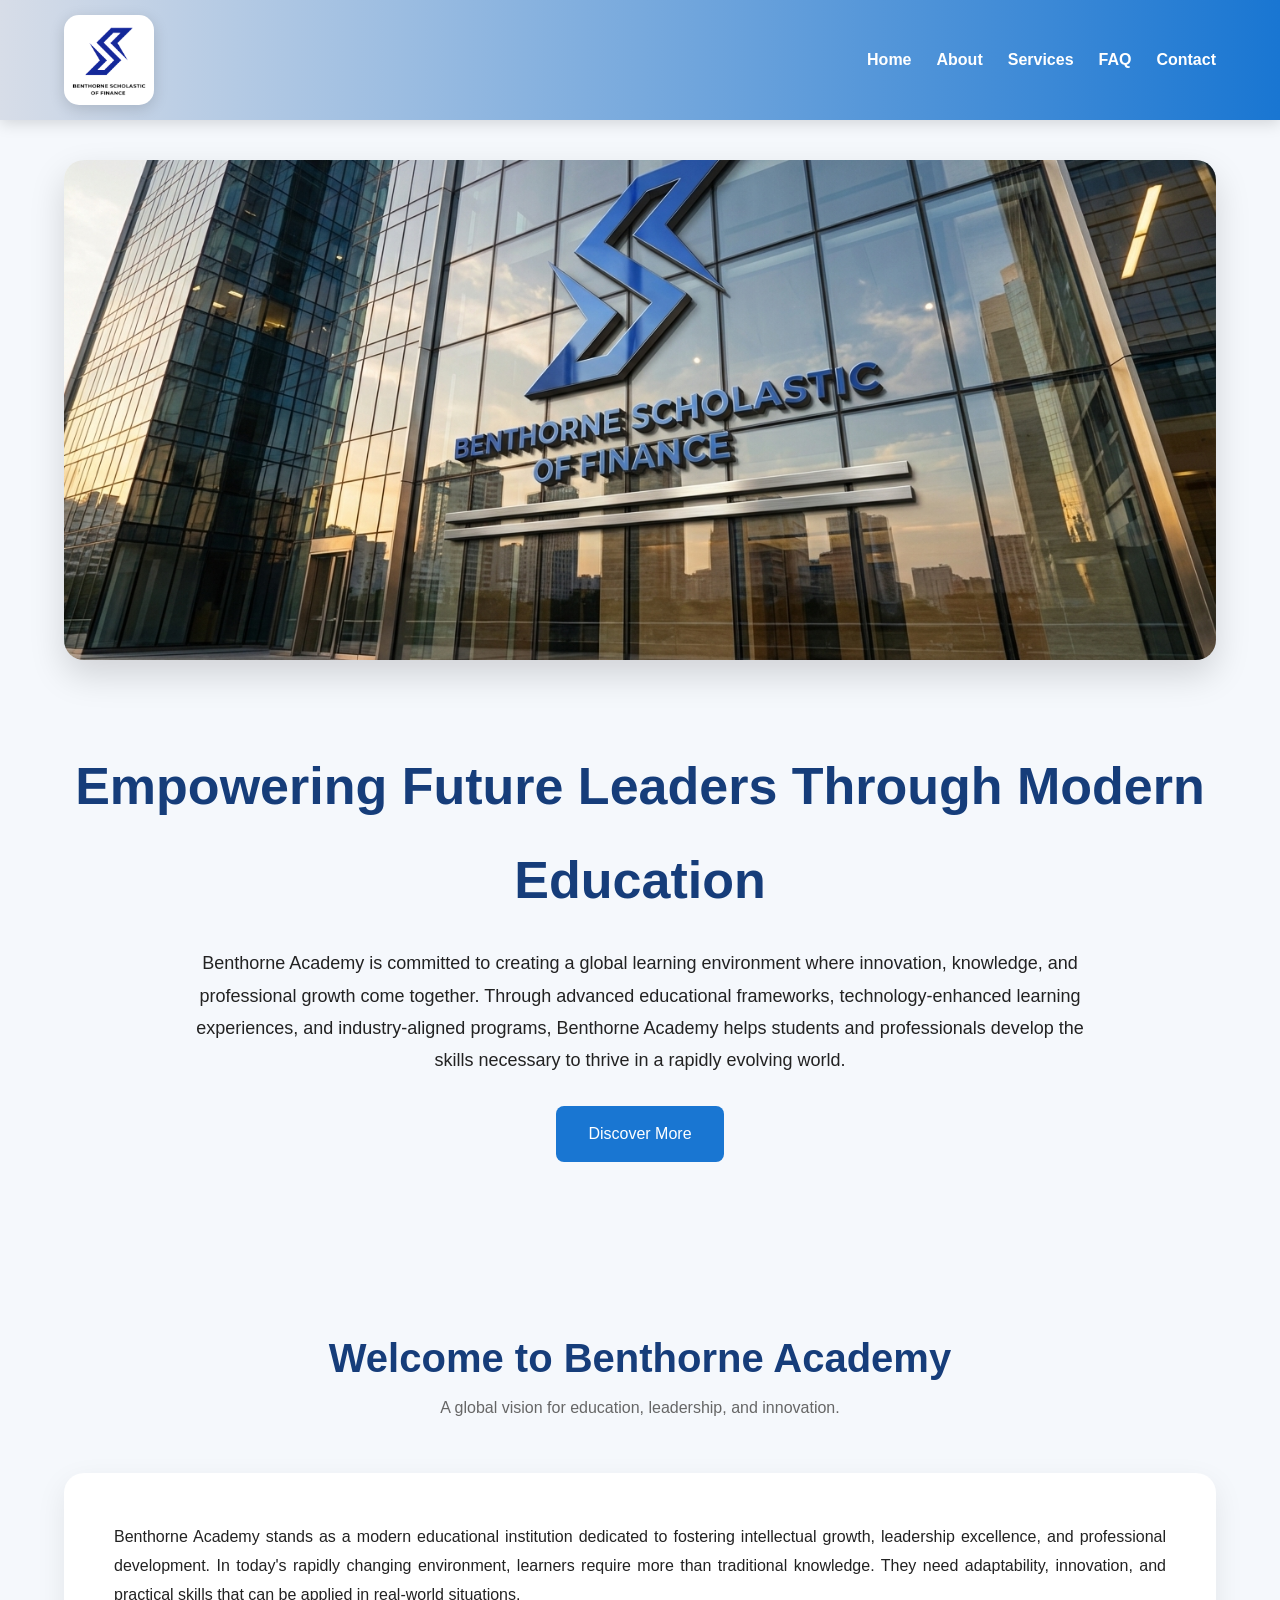
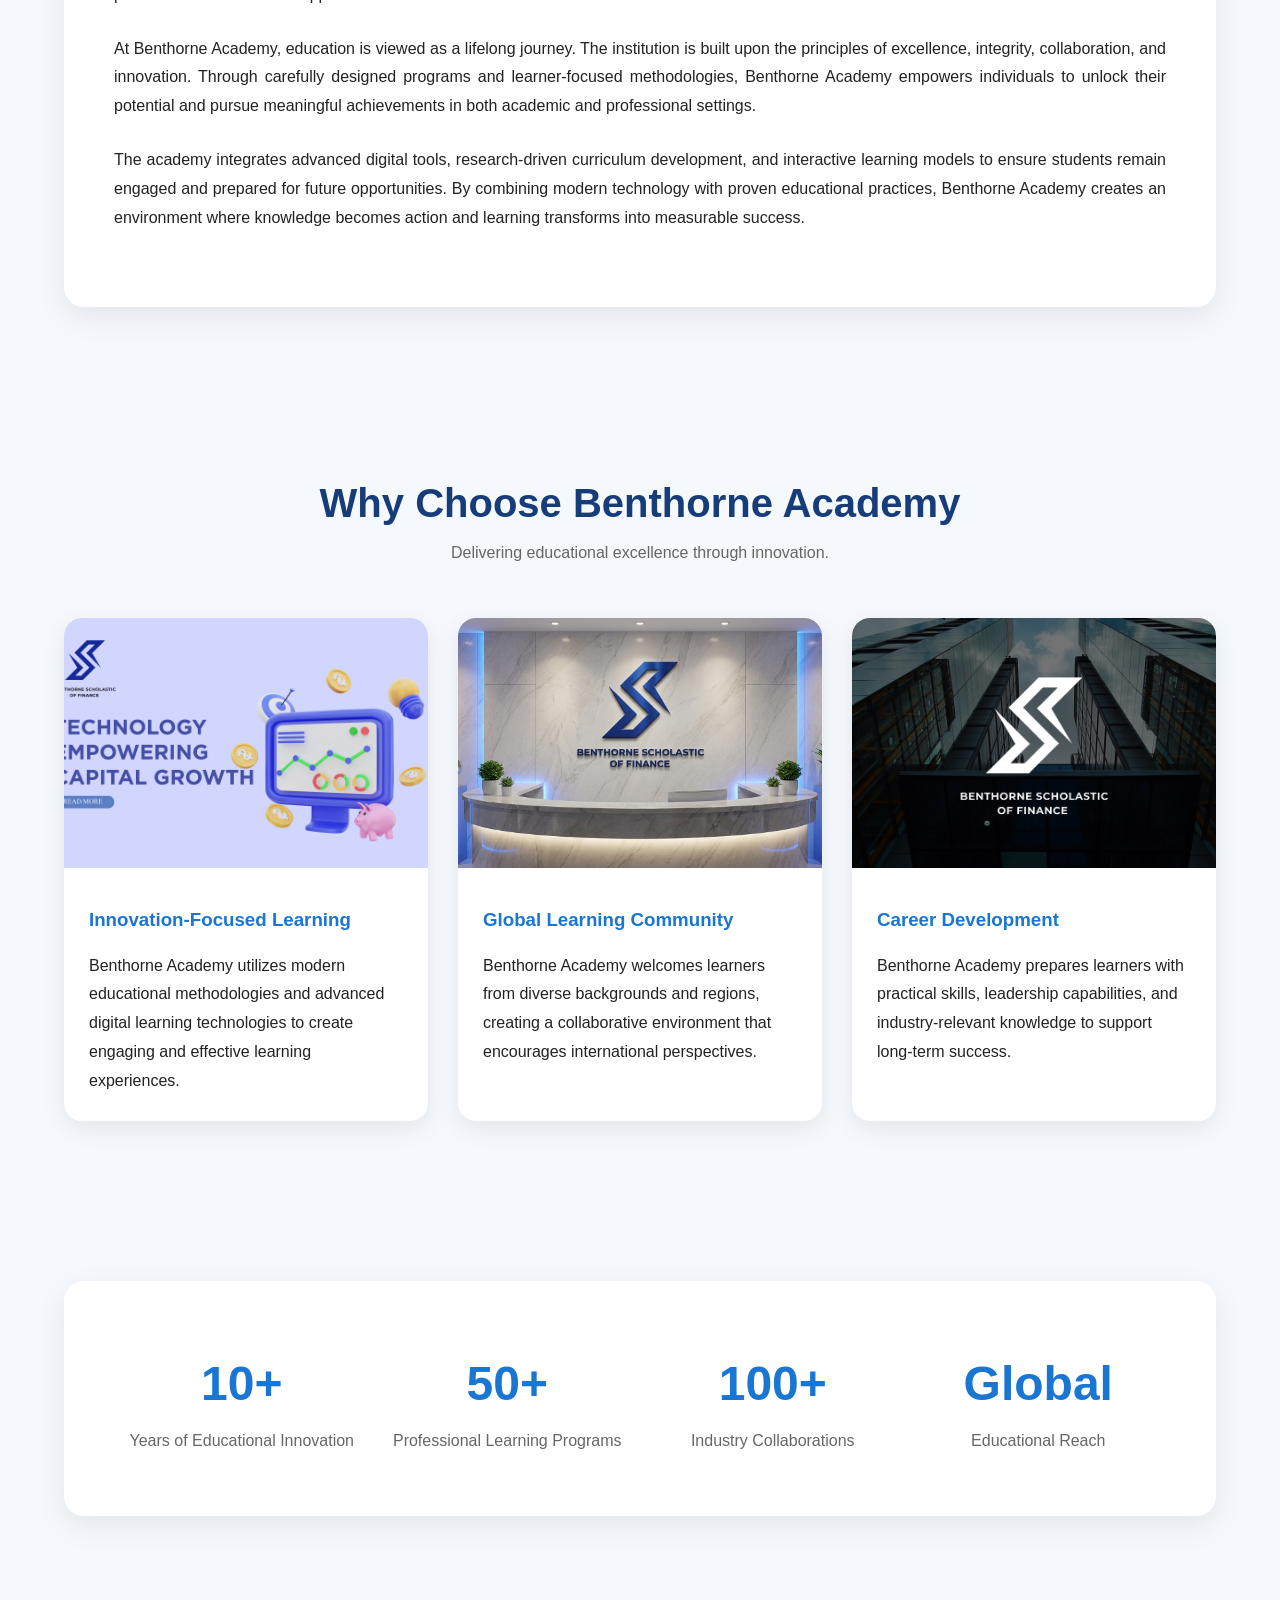
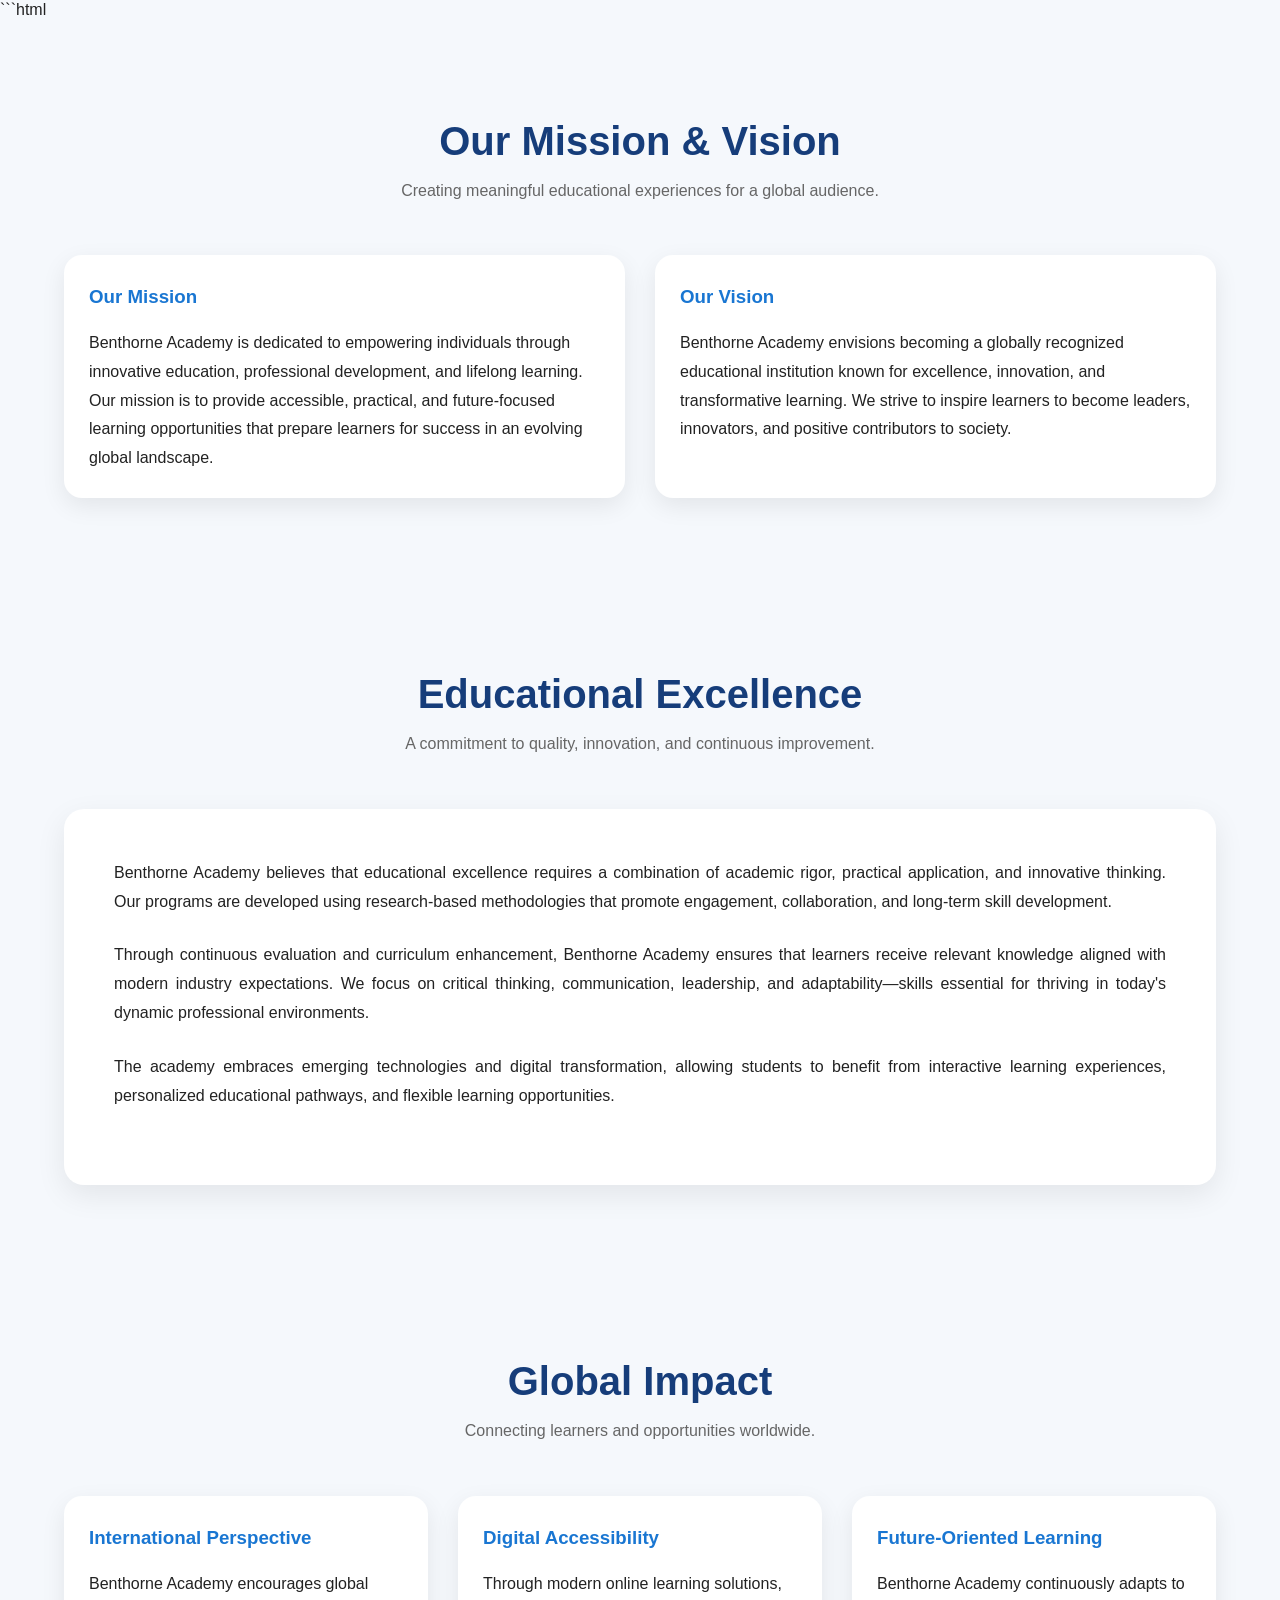
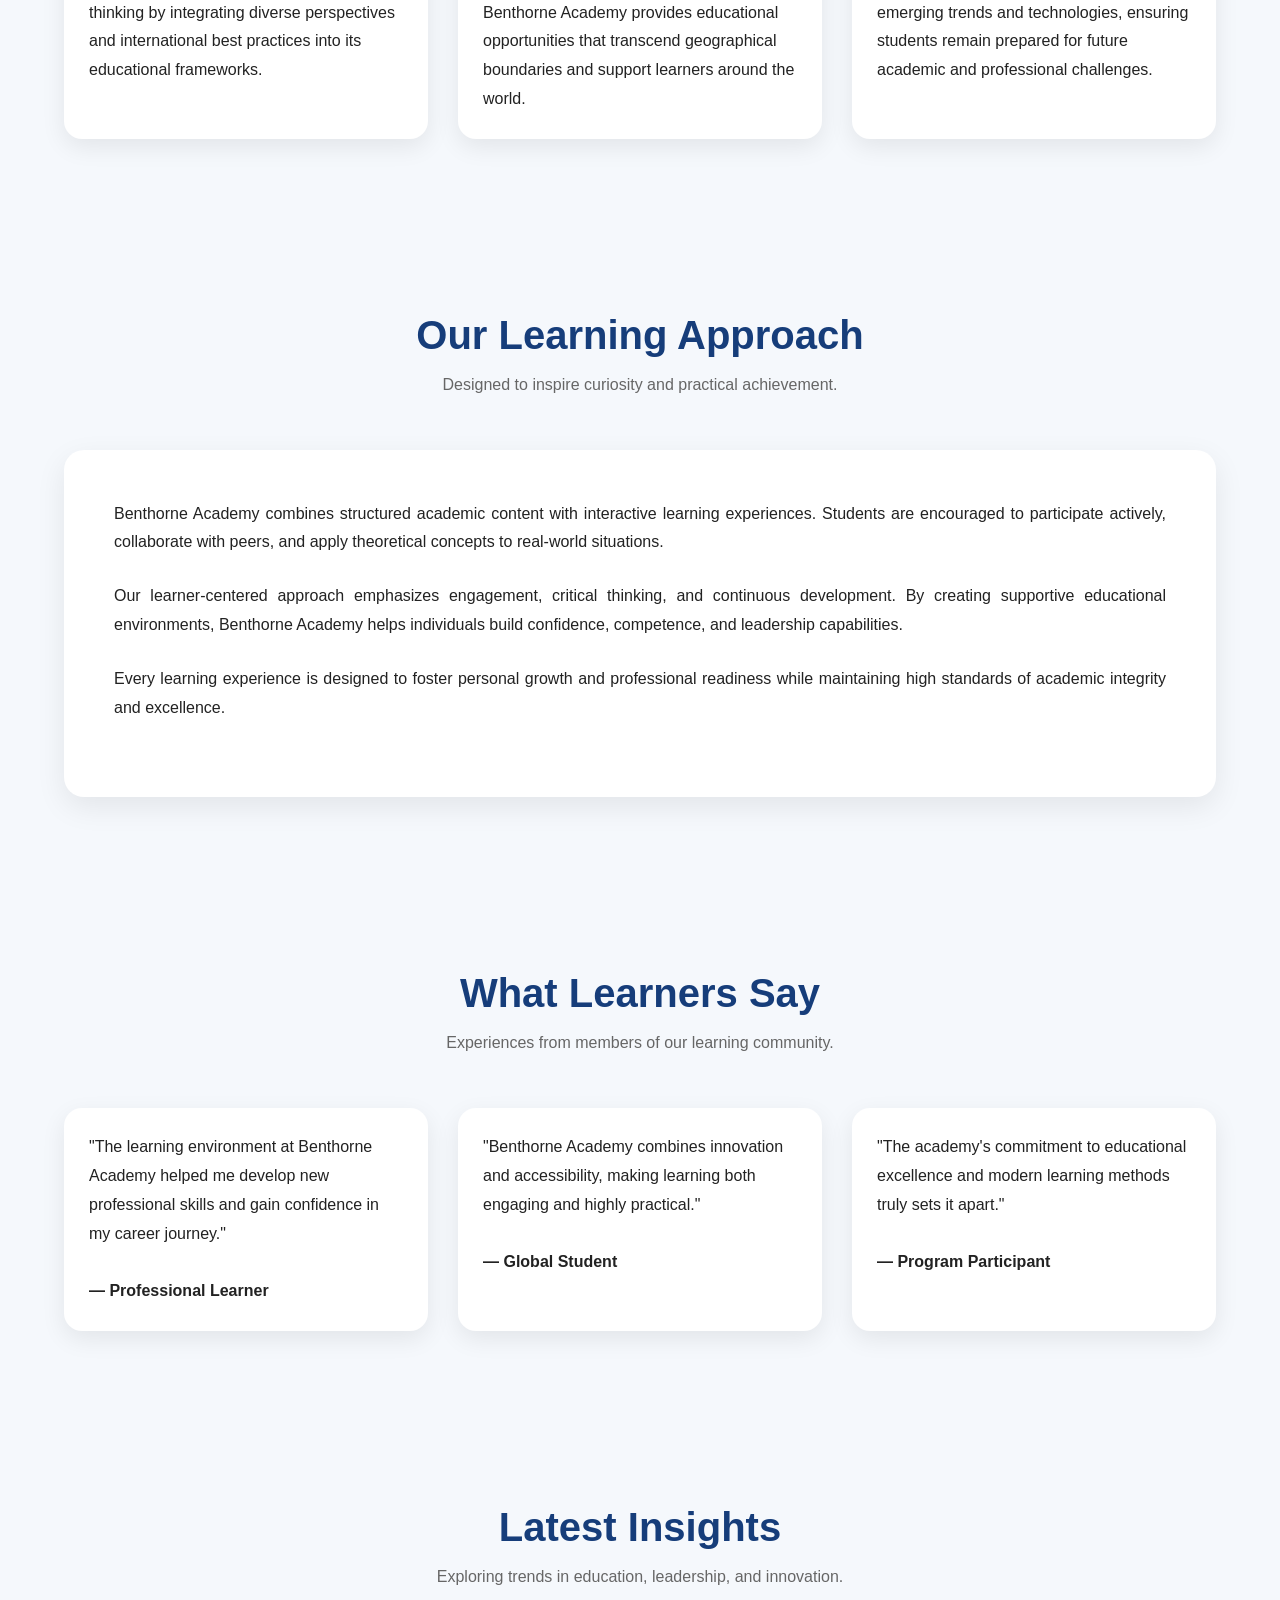
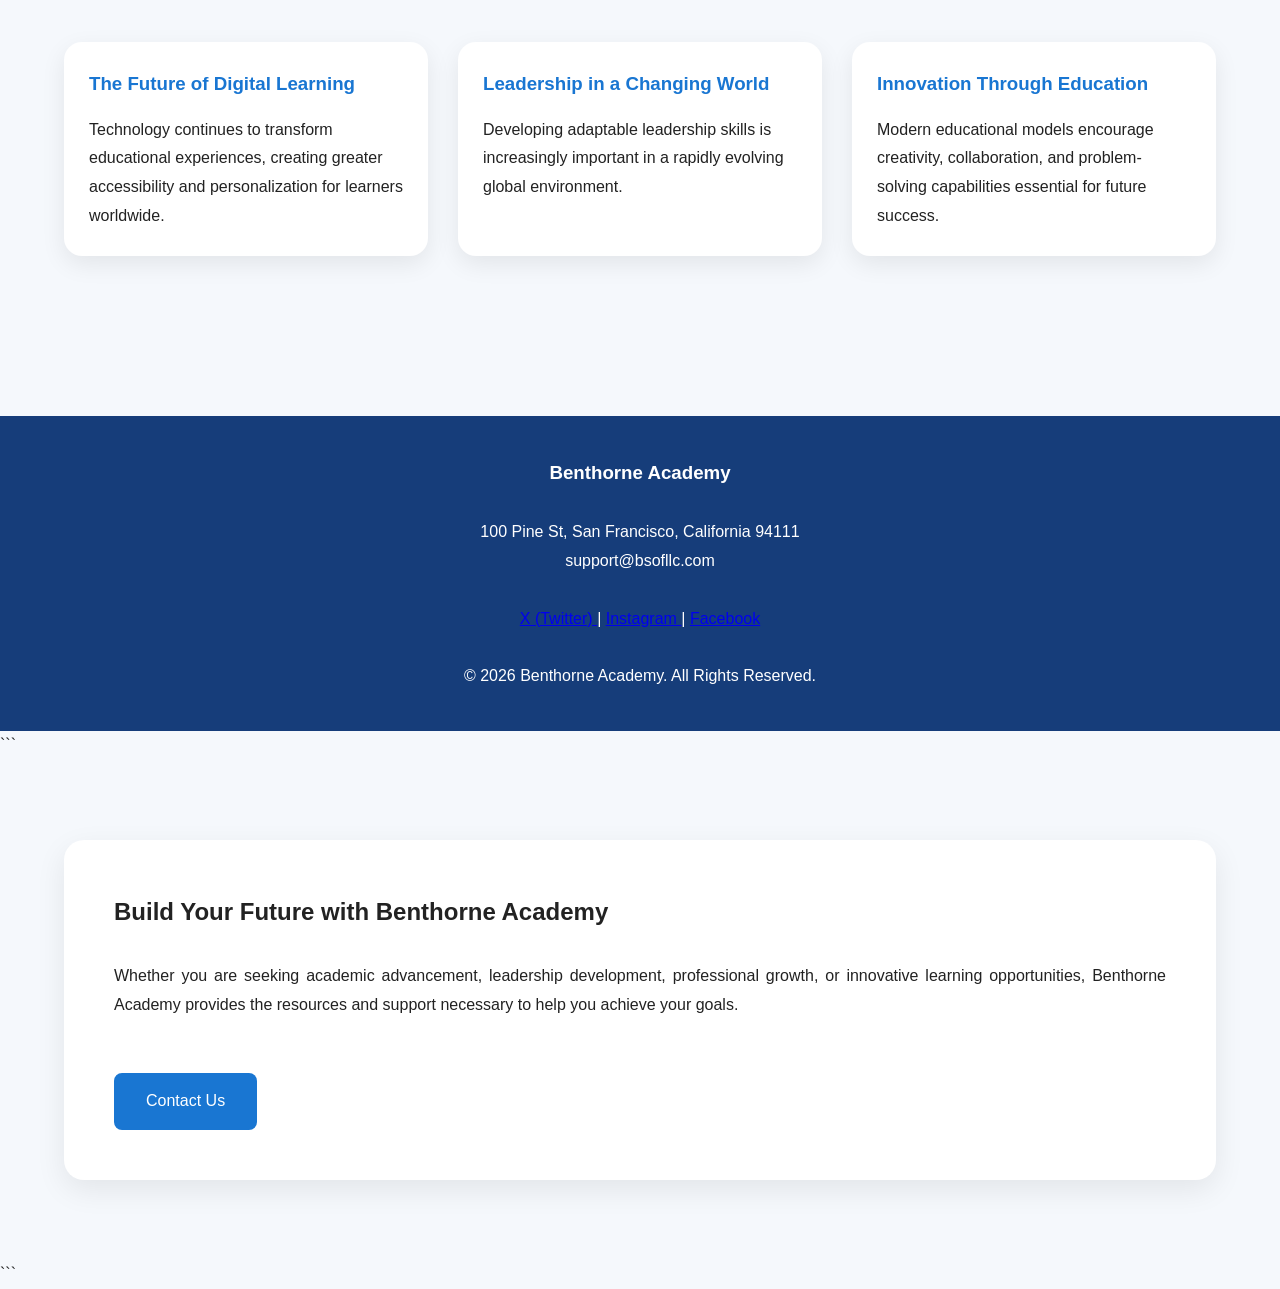
<file: index.html>
<!DOCTYPE html>
<html lang="en">

<head>
  <meta name="google-site-verification" content="nHvE6LwZq6nkM4VspaLqst0hn201OmFECfwQTa44I-0" />
<meta charset="UTF-8">
<meta name="viewport" content="width=device-width, initial-scale=1.0">

<title>Benthorne Academy | Official Website</title>

<meta name="description"
content="Benthorne Academy is a forward-thinking educational institution dedicated to innovation, leadership development, and modern learning solutions.">

<link rel="stylesheet" href="css/style.css">

</head>

<body>

<header>
<div class="container">

<div class="header-inner">

<div class="logo-box">
<img src="images/logo.png" alt="Benthorne Academy">
</div>

<nav>

<a href="index.html">Home</a>

<a href="about.html">About</a>

<a href="service.html">Services</a>

<a href="faq.html">FAQ</a>

<a href="contact.html">Contact</a>

</nav>

</div>

</div>
</header>


<!-- HERO BANNER -->

<section class="container">

<div class="banner reveal">

<img src="images/home-banner.jpg"
alt="Benthorne Academy Headquarters">

</div>

</section>


<!-- HERO CONTENT -->

<section class="hero reveal">

<div class="container">

<h1>
Empowering Future Leaders Through Modern Education
</h1>

<p>

Benthorne Academy is committed to creating a global learning environment where innovation,
knowledge, and professional growth come together. Through advanced educational frameworks,
technology-enhanced learning experiences, and industry-aligned programs, Benthorne Academy
helps students and professionals develop the skills necessary to thrive in a rapidly evolving world.

</p>

<br>

<a href="about.html" class="btn">
Discover More
</a>

</div>

</section>


<!-- WELCOME SECTION -->

<section class="section reveal">

<div class="container">

<div class="section-title">

<h2>
Welcome to Benthorne Academy
</h2>

<p>
A global vision for education, leadership, and innovation.
</p>

</div>

<div class="content-box">

<p>

Benthorne Academy stands as a modern educational institution dedicated to fostering intellectual
growth, leadership excellence, and professional development. In today's rapidly changing
environment, learners require more than traditional knowledge. They need adaptability,
innovation, and practical skills that can be applied in real-world situations.

</p>

<p>

At Benthorne Academy, education is viewed as a lifelong journey. The institution is built upon
the principles of excellence, integrity, collaboration, and innovation. Through carefully
designed programs and learner-focused methodologies, Benthorne Academy empowers individuals
to unlock their potential and pursue meaningful achievements in both academic and professional
settings.

</p>

<p>

The academy integrates advanced digital tools, research-driven curriculum development,
and interactive learning models to ensure students remain engaged and prepared for future
opportunities. By combining modern technology with proven educational practices,
Benthorne Academy creates an environment where knowledge becomes action and learning
transforms into measurable success.

</p>

</div>

</div>

</section>


<!-- ADVANTAGES -->

<section class="section reveal">

<div class="container">

<div class="section-title">

<h2>
Why Choose Benthorne Academy
</h2>

<p>
Delivering educational excellence through innovation.
</p>

</div>

<div class="grid">

<div class="card">

<img src="images/home-1.jpg"
alt="Innovation">

<div class="card-content">

<h3>
Innovation-Focused Learning
</h3>

<p>

Benthorne Academy utilizes modern educational methodologies and advanced digital
learning technologies to create engaging and effective learning experiences.

</p>

</div>

</div>


<div class="card">

<img src="images/home-2.jpg"
alt="Global Education">

<div class="card-content">

<h3>
Global Learning Community
</h3>

<p>

Benthorne Academy welcomes learners from diverse backgrounds and regions,
creating a collaborative environment that encourages international perspectives.

</p>

</div>

</div>


<div class="card">

<img src="images/home-3.jpg"
alt="Professional Growth">

<div class="card-content">

<h3>
Career Development
</h3>

<p>

Benthorne Academy prepares learners with practical skills, leadership
capabilities, and industry-relevant knowledge to support long-term success.

</p>

</div>

</div>

</div>

</div>

</section>


<!-- STATISTICS -->

<section class="section reveal">

<div class="container">

<div class="stats">

<div class="stats-grid">

<div>

<div class="stat-number">
10+
</div>

<div class="stat-label">
Years of Educational Innovation
</div>

</div>

<div>

<div class="stat-number">
50+
</div>

<div class="stat-label">
Professional Learning Programs
</div>

</div>

<div>

<div class="stat-number">
100+
</div>

<div class="stat-label">
Industry Collaborations
</div>

</div>

<div>

<div class="stat-number">
Global
</div>

<div class="stat-label">
Educational Reach
</div>

</div>

</div>

</div>

</div>

</section>

```html

<!-- MISSION & VISION -->

<section class="section reveal">

<div class="container">

<div class="section-title">

<h2>
Our Mission & Vision
</h2>

<p>
Creating meaningful educational experiences for a global audience.
</p>

</div>

<div class="grid">

<div class="card">

<div class="card-content">

<h3>
Our Mission
</h3>

<p>

Benthorne Academy is dedicated to empowering individuals through
innovative education, professional development, and lifelong learning.
Our mission is to provide accessible, practical, and future-focused
learning opportunities that prepare learners for success in an evolving
global landscape.

</p>

</div>

</div>

<div class="card">

<div class="card-content">

<h3>
Our Vision
</h3>

<p>

Benthorne Academy envisions becoming a globally recognized educational
institution known for excellence, innovation, and transformative learning.
We strive to inspire learners to become leaders, innovators, and positive
contributors to society.

</p>

</div>

</div>

</div>

</div>

</section>



<!-- EDUCATIONAL EXCELLENCE -->

<section class="section reveal">

<div class="container">

<div class="section-title">

<h2>
Educational Excellence
</h2>

<p>
A commitment to quality, innovation, and continuous improvement.
</p>

</div>

<div class="content-box">

<p>

Benthorne Academy believes that educational excellence requires a
combination of academic rigor, practical application, and innovative
thinking. Our programs are developed using research-based methodologies
that promote engagement, collaboration, and long-term skill development.

</p>

<p>

Through continuous evaluation and curriculum enhancement, Benthorne Academy
ensures that learners receive relevant knowledge aligned with modern
industry expectations. We focus on critical thinking, communication,
leadership, and adaptability—skills essential for thriving in today's
dynamic professional environments.

</p>

<p>

The academy embraces emerging technologies and digital transformation,
allowing students to benefit from interactive learning experiences,
personalized educational pathways, and flexible learning opportunities.

</p>

</div>

</div>

</section>



<!-- GLOBAL IMPACT -->

<section class="section reveal">

<div class="container">

<div class="section-title">

<h2>
Global Impact
</h2>

<p>
Connecting learners and opportunities worldwide.
</p>

</div>

<div class="grid">

<div class="card">

<div class="card-content">

<h3>
International Perspective
</h3>

<p>

Benthorne Academy encourages global thinking by integrating diverse
perspectives and international best practices into its educational
frameworks.

</p>

</div>

</div>

<div class="card">

<div class="card-content">

<h3>
Digital Accessibility
</h3>

<p>

Through modern online learning solutions, Benthorne Academy provides
educational opportunities that transcend geographical boundaries and
support learners around the world.

</p>

</div>

</div>

<div class="card">

<div class="card-content">

<h3>
Future-Oriented Learning
</h3>

<p>

Benthorne Academy continuously adapts to emerging trends and technologies,
ensuring students remain prepared for future academic and professional
challenges.

</p>

</div>

</div>

</div>

</div>

</section>



<!-- LEARNING APPROACH -->

<section class="section reveal">

<div class="container">

<div class="section-title">

<h2>
Our Learning Approach
</h2>

<p>
Designed to inspire curiosity and practical achievement.
</p>

</div>

<div class="content-box">

<p>

Benthorne Academy combines structured academic content with interactive
learning experiences. Students are encouraged to participate actively,
collaborate with peers, and apply theoretical concepts to real-world
situations.

</p>

<p>

Our learner-centered approach emphasizes engagement, critical thinking,
and continuous development. By creating supportive educational
environments, Benthorne Academy helps individuals build confidence,
competence, and leadership capabilities.

</p>

<p>

Every learning experience is designed to foster personal growth and
professional readiness while maintaining high standards of academic
integrity and excellence.

</p>

</div>

</div>

</section>



<!-- TESTIMONIAL SECTION -->

<section class="section reveal">

<div class="container">

<div class="section-title">

<h2>
What Learners Say
</h2>

<p>
Experiences from members of our learning community.
</p>

</div>

<div class="grid">

<div class="card">

<div class="card-content">

<p>

"The learning environment at Benthorne Academy helped me develop new
professional skills and gain confidence in my career journey."

</p>

<br>

<strong>
— Professional Learner
</strong>

</div>

</div>

<div class="card">

<div class="card-content">

<p>

"Benthorne Academy combines innovation and accessibility, making learning
both engaging and highly practical."

</p>

<br>

<strong>
— Global Student
</strong>

</div>

</div>

<div class="card">

<div class="card-content">

<p>

"The academy's commitment to educational excellence and modern learning
methods truly sets it apart."

</p>

<br>

<strong>
— Program Participant
</strong>

</div>

</div>

</div>

</div>

</section>



<!-- INSIGHTS SECTION -->

<section class="section reveal">

<div class="container">

<div class="section-title">

<h2>
Latest Insights
</h2>

<p>
Exploring trends in education, leadership, and innovation.
</p>

</div>

<div class="grid">

<div class="card">

<div class="card-content">

<h3>
The Future of Digital Learning
</h3>

<p>

Technology continues to transform educational experiences, creating
greater accessibility and personalization for learners worldwide.

</p>

</div>

</div>

<div class="card">

<div class="card-content">

<h3>
Leadership in a Changing World
</h3>

<p>

Developing adaptable leadership skills is increasingly important in a
rapidly evolving global environment.

</p>

</div>

</div>

<div class="card">

<div class="card-content">

<h3>
Innovation Through Education
</h3>

<p>

Modern educational models encourage creativity, collaboration, and
problem-solving capabilities essential for future success.

</p>

</div>

</div>

</div>

</div>

</section>



<!-- FOOTER -->

<footer>

<div class="container">

<h3>
Benthorne Academy
</h3>

<br>

<p>
100 Pine St, San Francisco, California 94111
</p>

<p>
support@bsofllc.com
</p>

<br>

<p>

<a href="https://x.com/BenthorneNEWS" target="_blank">
X (Twitter)
</a>

|

<a href="https://www.instagram.com/benthorneacademy/" target="_blank">
Instagram
</a>

|

<a href="https://www.facebook.com/profile.php?id=61589643623777" target="_blank">
Facebook
</a>

</p>

<br>

<p>
© 2026 Benthorne Academy. All Rights Reserved.
</p>

</div>

</footer>



<!-- BACK TO TOP -->

<button id="topBtn" title="Back to Top">
↑
</button>



<!-- SCROLL REVEAL -->

<script>

function reveal(){

var reveals=document.querySelectorAll(".reveal");

for(var i=0;i<reveals.length;i++){

var windowHeight=window.innerHeight;

var elementTop=reveals[i].getBoundingClientRect().top;

var elementVisible=100;

if(elementTop < windowHeight - elementVisible){

reveals[i].classList.add("active");

}

}

}

window.addEventListener("scroll",reveal);

reveal();

</script>



<!-- BACK TO TOP JS -->

<script>

let topBtn=document.getElementById("topBtn");

window.onscroll=function(){

if(document.body.scrollTop>300 ||
document.documentElement.scrollTop>300){

topBtn.style.display="block";

}else{

topBtn.style.display="none";

}

};

topBtn.onclick=function(){

window.scrollTo({
top:0,
behavior:'smooth'
});

};

</script>

</body>
</html>
```

  
<!-- CALL TO ACTION -->

<section class="section reveal">

<div class="container">

<div class="content-box">

<h2>
Build Your Future with Benthorne Academy
</h2>

<br>

<p>

Whether you are seeking academic advancement, leadership development,
professional growth, or innovative learning opportunities, Benthorne Academy
provides the resources and support necessary to help you achieve your goals.

</p>

<br>

<a href="contact.html" class="btn">
Contact Us
</a>

</div>

</div>

</section>
```
</file>
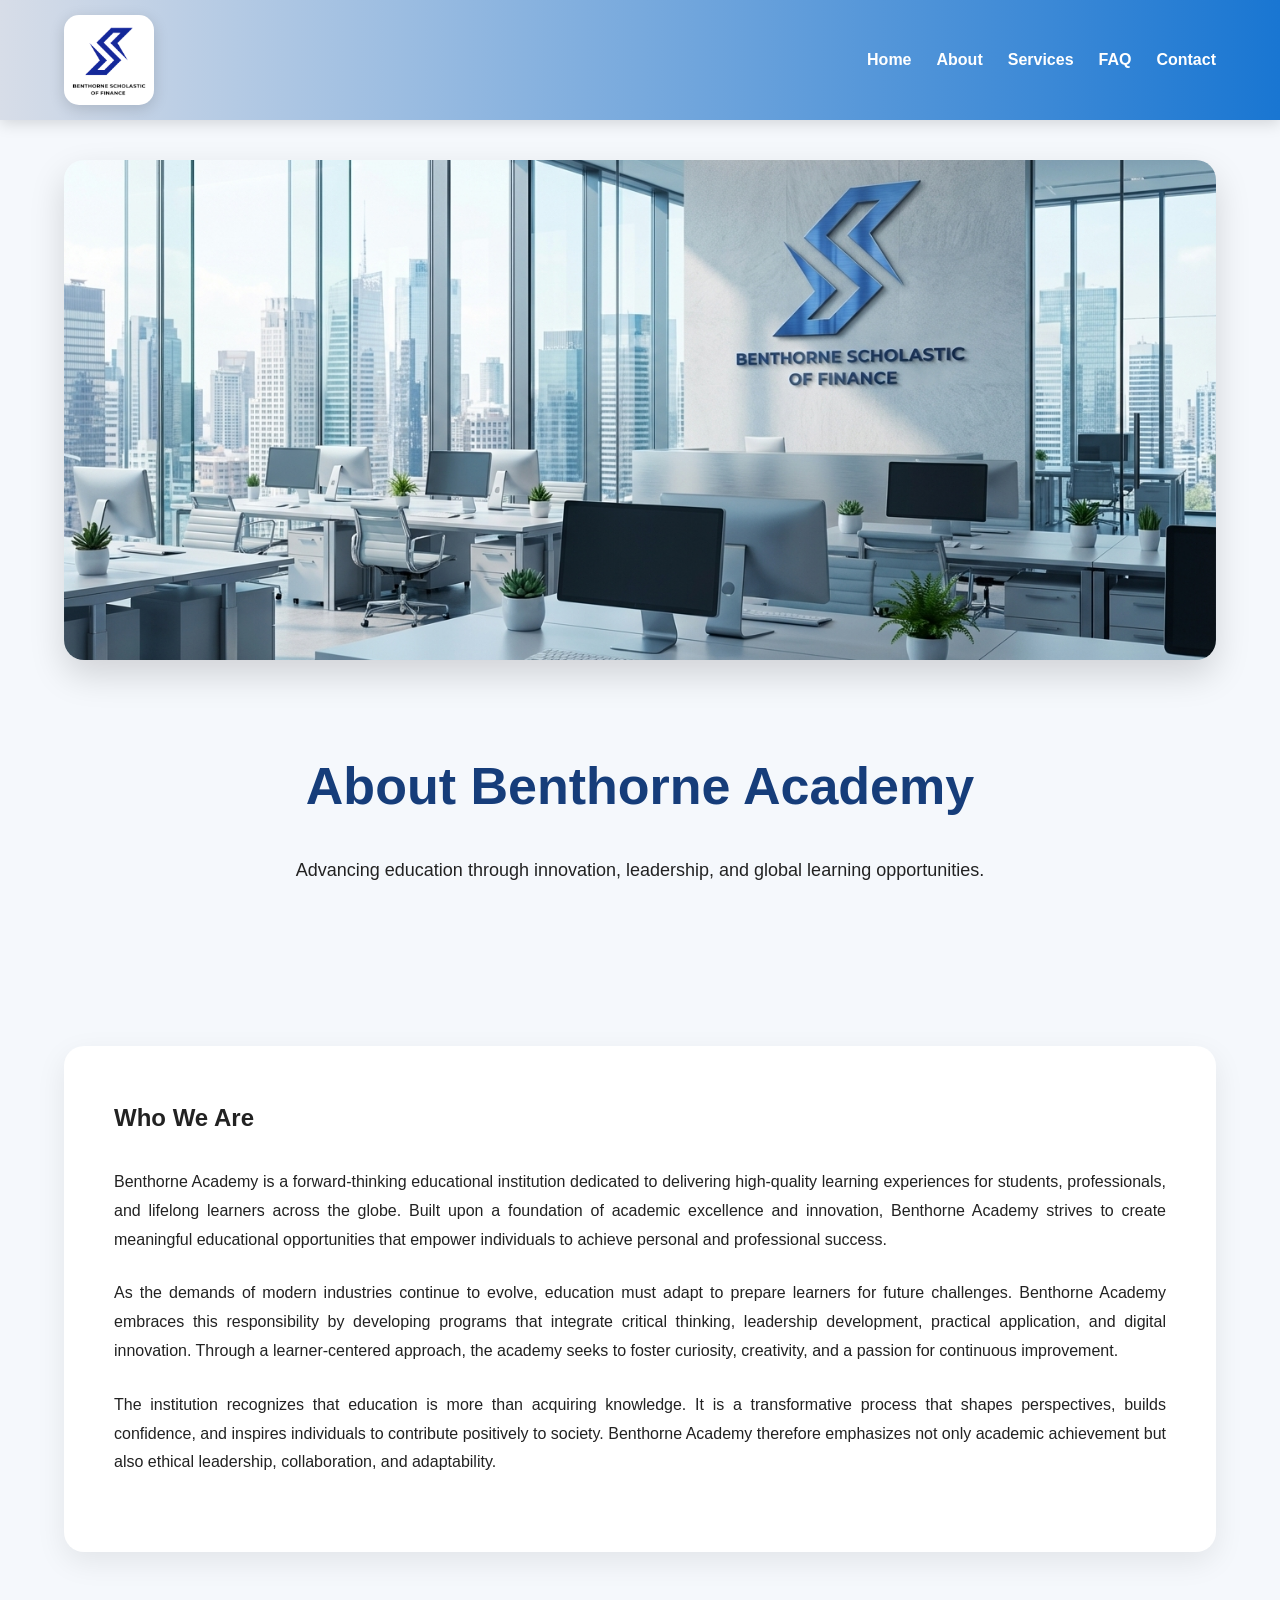
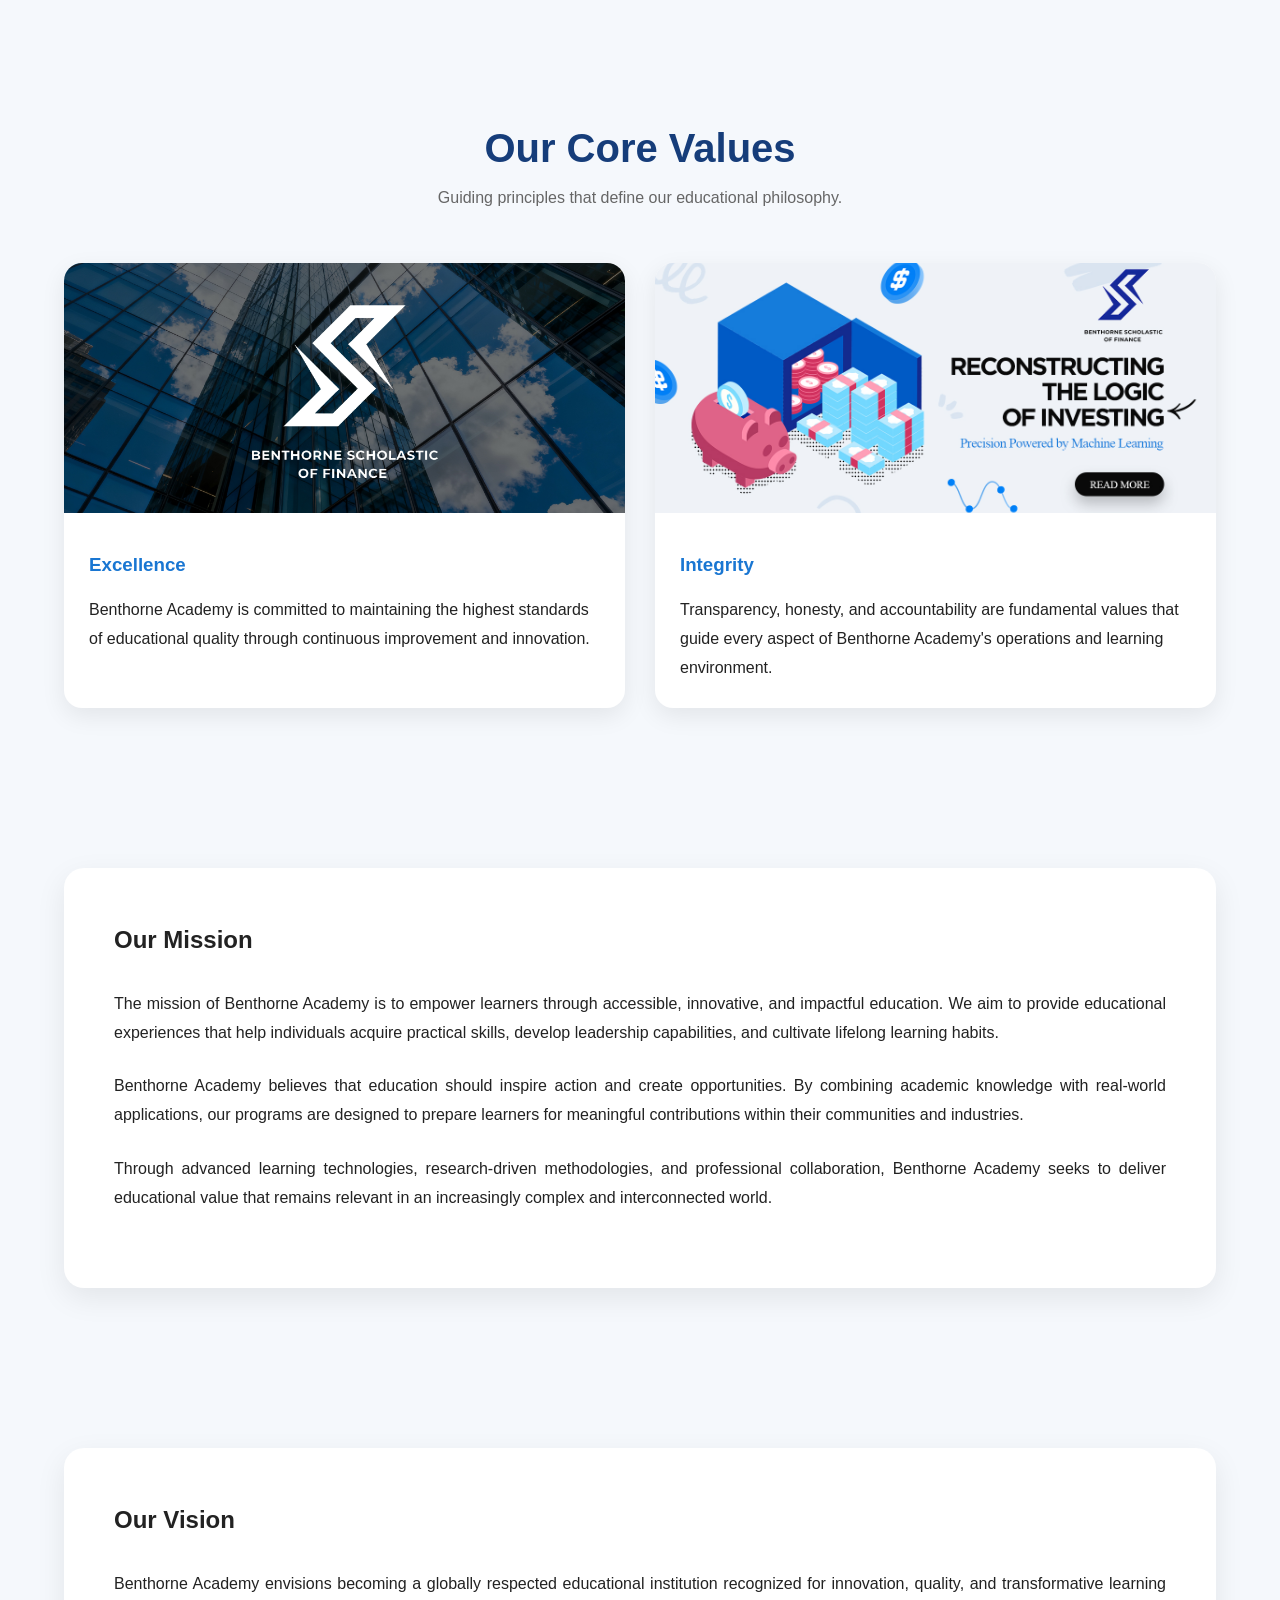
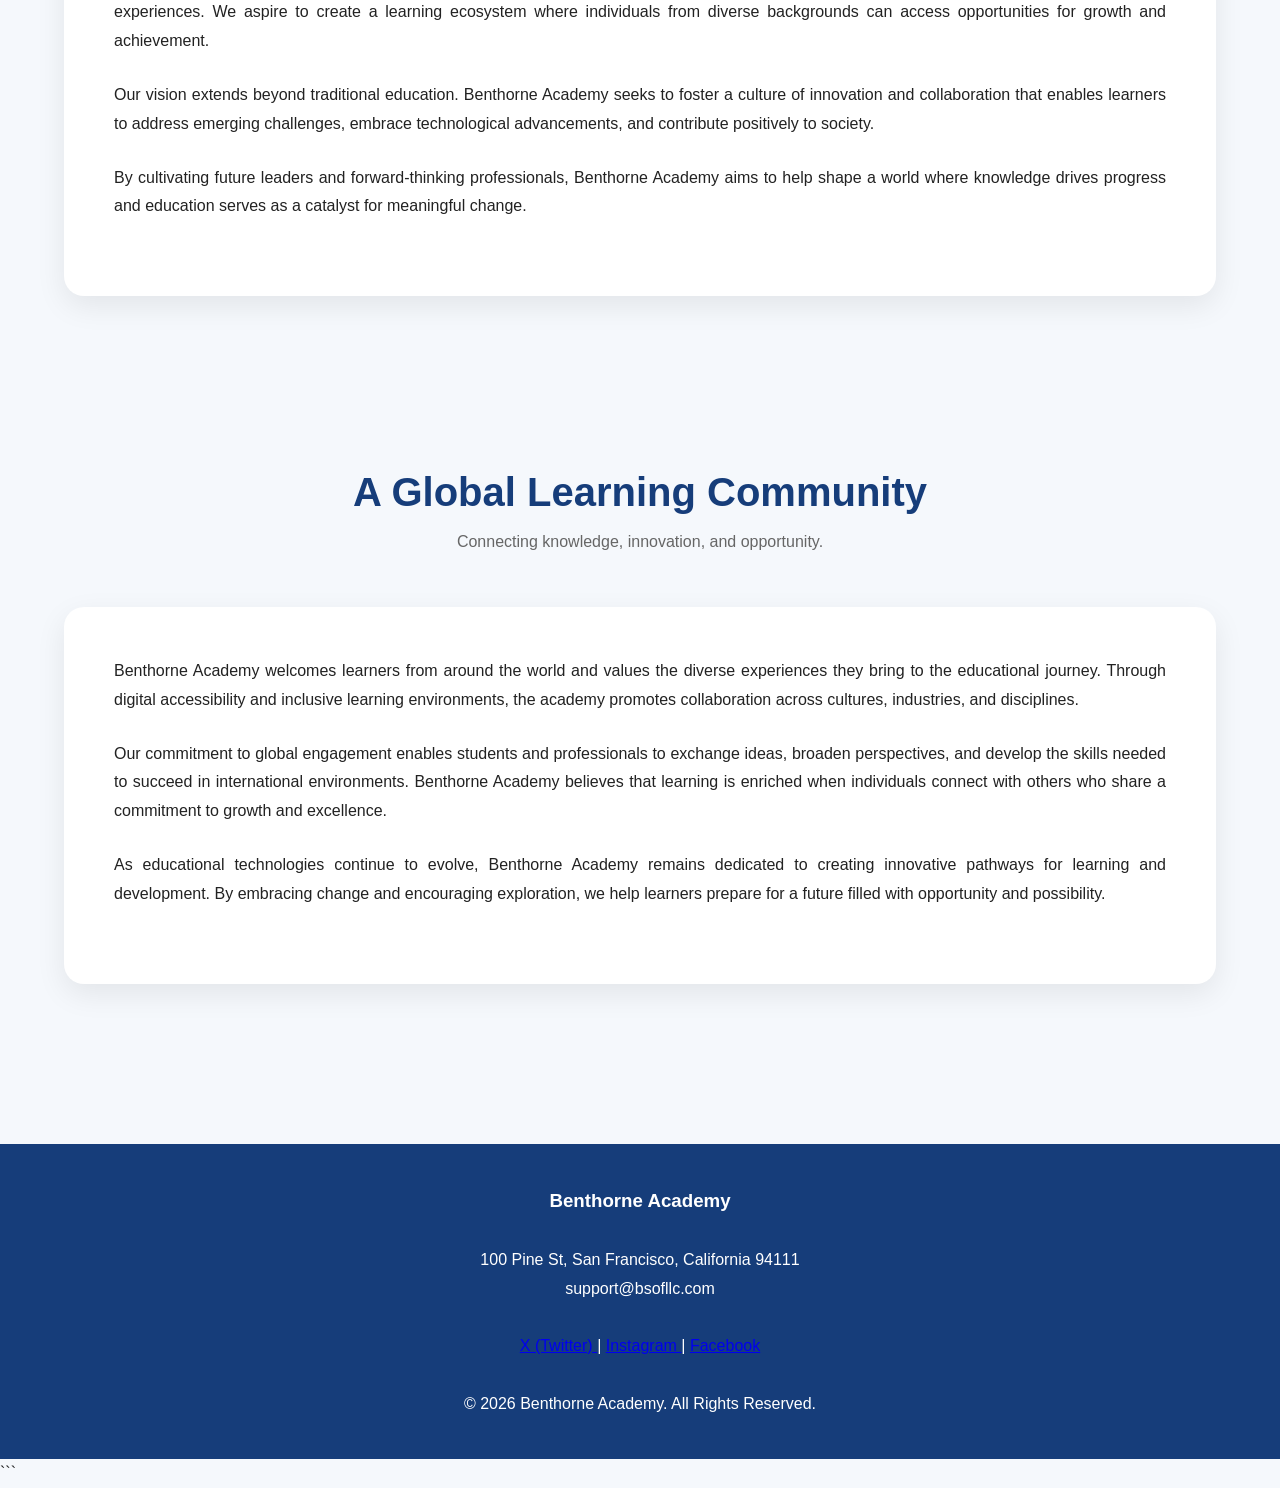
<file: about.html>
<!DOCTYPE html>
<html lang="en">

<head>

<meta charset="UTF-8">
<meta name="viewport" content="width=device-width, initial-scale=1.0">

<title>About Us | Benthorne Academy</title>

<meta name="description"
content="Learn more about Benthorne Academy, our mission, vision, values, and commitment to educational excellence.">

<link rel="stylesheet" href="css/style.css">

</head>

<body>

<header>

<div class="container">

<div class="header-inner">

<div class="logo-box">
<img src="images/logo.png" alt="Benthorne Academy">
</div>

<nav>

<a href="index.html">Home</a>
<a href="about.html">About</a>
<a href="service.html">Services</a>
<a href="faq.html">FAQ</a>
<a href="contact.html">Contact</a>

</nav>

</div>

</div>

</header>



<!-- PAGE BANNER -->

<section class="container">

<div class="banner reveal">

<img src="images/about-1.jpg"
alt="About Benthorne Academy">

</div>

</section>



<!-- PAGE TITLE -->

<section class="hero reveal">

<div class="container">

<h1>
About Benthorne Academy
</h1>

<p>

Advancing education through innovation, leadership, and global learning opportunities.

</p>

</div>

</section>



<!-- MAIN CONTENT -->

<section class="section reveal">

<div class="container">

<div class="content-box">

<h2>
Who We Are
</h2>

<br>

<p>

Benthorne Academy is a forward-thinking educational institution dedicated to delivering high-quality learning experiences for students, professionals, and lifelong learners across the globe. Built upon a foundation of academic excellence and innovation, Benthorne Academy strives to create meaningful educational opportunities that empower individuals to achieve personal and professional success.

</p>

<p>

As the demands of modern industries continue to evolve, education must adapt to prepare learners for future challenges. Benthorne Academy embraces this responsibility by developing programs that integrate critical thinking, leadership development, practical application, and digital innovation. Through a learner-centered approach, the academy seeks to foster curiosity, creativity, and a passion for continuous improvement.

</p>

<p>

The institution recognizes that education is more than acquiring knowledge. It is a transformative process that shapes perspectives, builds confidence, and inspires individuals to contribute positively to society. Benthorne Academy therefore emphasizes not only academic achievement but also ethical leadership, collaboration, and adaptability.

</p>

</div>

</div>

</section>



<!-- CORE VALUES -->

<section class="section reveal">

<div class="container">

<div class="section-title">

<h2>
Our Core Values
</h2>

<p>
Guiding principles that define our educational philosophy.
</p>

</div>

<div class="grid">

<div class="card">

<img src="images/about-2.jpg" alt="Excellence">

<div class="card-content">

<h3>
Excellence
</h3>

<p>

Benthorne Academy is committed to maintaining the highest standards of educational quality through continuous improvement and innovation.

</p>

</div>

</div>



<div class="card">

<img src="images/about-3.jpg" alt="Integrity">

<div class="card-content">

<h3>
Integrity
</h3>

<p>

Transparency, honesty, and accountability are fundamental values that guide every aspect of Benthorne Academy's operations and learning environment.

</p>

</div>

</div>

</div>

</div>

</section>



<!-- MISSION -->

<section class="section reveal">

<div class="container">

<div class="content-box">

<h2>
Our Mission
</h2>

<br>

<p>

The mission of Benthorne Academy is to empower learners through accessible, innovative, and impactful education. We aim to provide educational experiences that help individuals acquire practical skills, develop leadership capabilities, and cultivate lifelong learning habits.

</p>

<p>

Benthorne Academy believes that education should inspire action and create opportunities. By combining academic knowledge with real-world applications, our programs are designed to prepare learners for meaningful contributions within their communities and industries.

</p>

<p>

Through advanced learning technologies, research-driven methodologies, and professional collaboration, Benthorne Academy seeks to deliver educational value that remains relevant in an increasingly complex and interconnected world.

</p>

</div>

</div>

</section>



<!-- VISION -->

<section class="section reveal">

<div class="container">

<div class="content-box">

<h2>
Our Vision
</h2>

<br>

<p>

Benthorne Academy envisions becoming a globally respected educational institution recognized for innovation, quality, and transformative learning experiences. We aspire to create a learning ecosystem where individuals from diverse backgrounds can access opportunities for growth and achievement.

</p>

<p>

Our vision extends beyond traditional education. Benthorne Academy seeks to foster a culture of innovation and collaboration that enables learners to address emerging challenges, embrace technological advancements, and contribute positively to society.

</p>

<p>

By cultivating future leaders and forward-thinking professionals, Benthorne Academy aims to help shape a world where knowledge drives progress and education serves as a catalyst for meaningful change.

</p>

</div>

</div>

</section>



<!-- GLOBAL COMMUNITY -->

<section class="section reveal">

<div class="container">

<div class="section-title">

<h2>
A Global Learning Community
</h2>

<p>
Connecting knowledge, innovation, and opportunity.
</p>

</div>

<div class="content-box">

<p>

Benthorne Academy welcomes learners from around the world and values the diverse experiences they bring to the educational journey. Through digital accessibility and inclusive learning environments, the academy promotes collaboration across cultures, industries, and disciplines.

</p>

<p>

Our commitment to global engagement enables students and professionals to exchange ideas, broaden perspectives, and develop the skills needed to succeed in international environments. Benthorne Academy believes that learning is enriched when individuals connect with others who share a commitment to growth and excellence.

</p>

<p>

As educational technologies continue to evolve, Benthorne Academy remains dedicated to creating innovative pathways for learning and development. By embracing change and encouraging exploration, we help learners prepare for a future filled with opportunity and possibility.

</p>

</div>

</div>

</section>



<footer>

<div class="container">

<h3>Benthorne Academy</h3>

<br>

<p>
100 Pine St, San Francisco, California 94111
</p>

<p>
support@bsofllc.com
</p>

<br>

<p>

<a href="https://x.com/BenthorneNEWS" target="_blank">
X (Twitter)
</a>

|

<a href="https://www.instagram.com/benthorneacademy/" target="_blank">
Instagram
</a>

|

<a href="https://www.facebook.com/profile.php?id=61589643623777" target="_blank">
Facebook
</a>

</p>

<br>

<p>
© 2026 Benthorne Academy. All Rights Reserved.
</p>

</div>

</footer>



<button id="topBtn">↑</button>

<script>

function reveal(){

var reveals=document.querySelectorAll(".reveal");

for(var i=0;i<reveals.length;i++){

var windowHeight=window.innerHeight;
var elementTop=reveals[i].getBoundingClientRect().top;
var elementVisible=100;

if(elementTop < windowHeight - elementVisible){

reveals[i].classList.add("active");

}

}

}

window.addEventListener("scroll",reveal);

reveal();

</script>

<script>

let topBtn=document.getElementById("topBtn");

window.onscroll=function(){

if(document.body.scrollTop>300 ||
document.documentElement.scrollTop>300){

topBtn.style.display="block";

}else{

topBtn.style.display="none";

}

};

topBtn.onclick=function(){

window.scrollTo({
top:0,
behavior:'smooth'
});

};

</script>

</body>
</html>
```
</file>
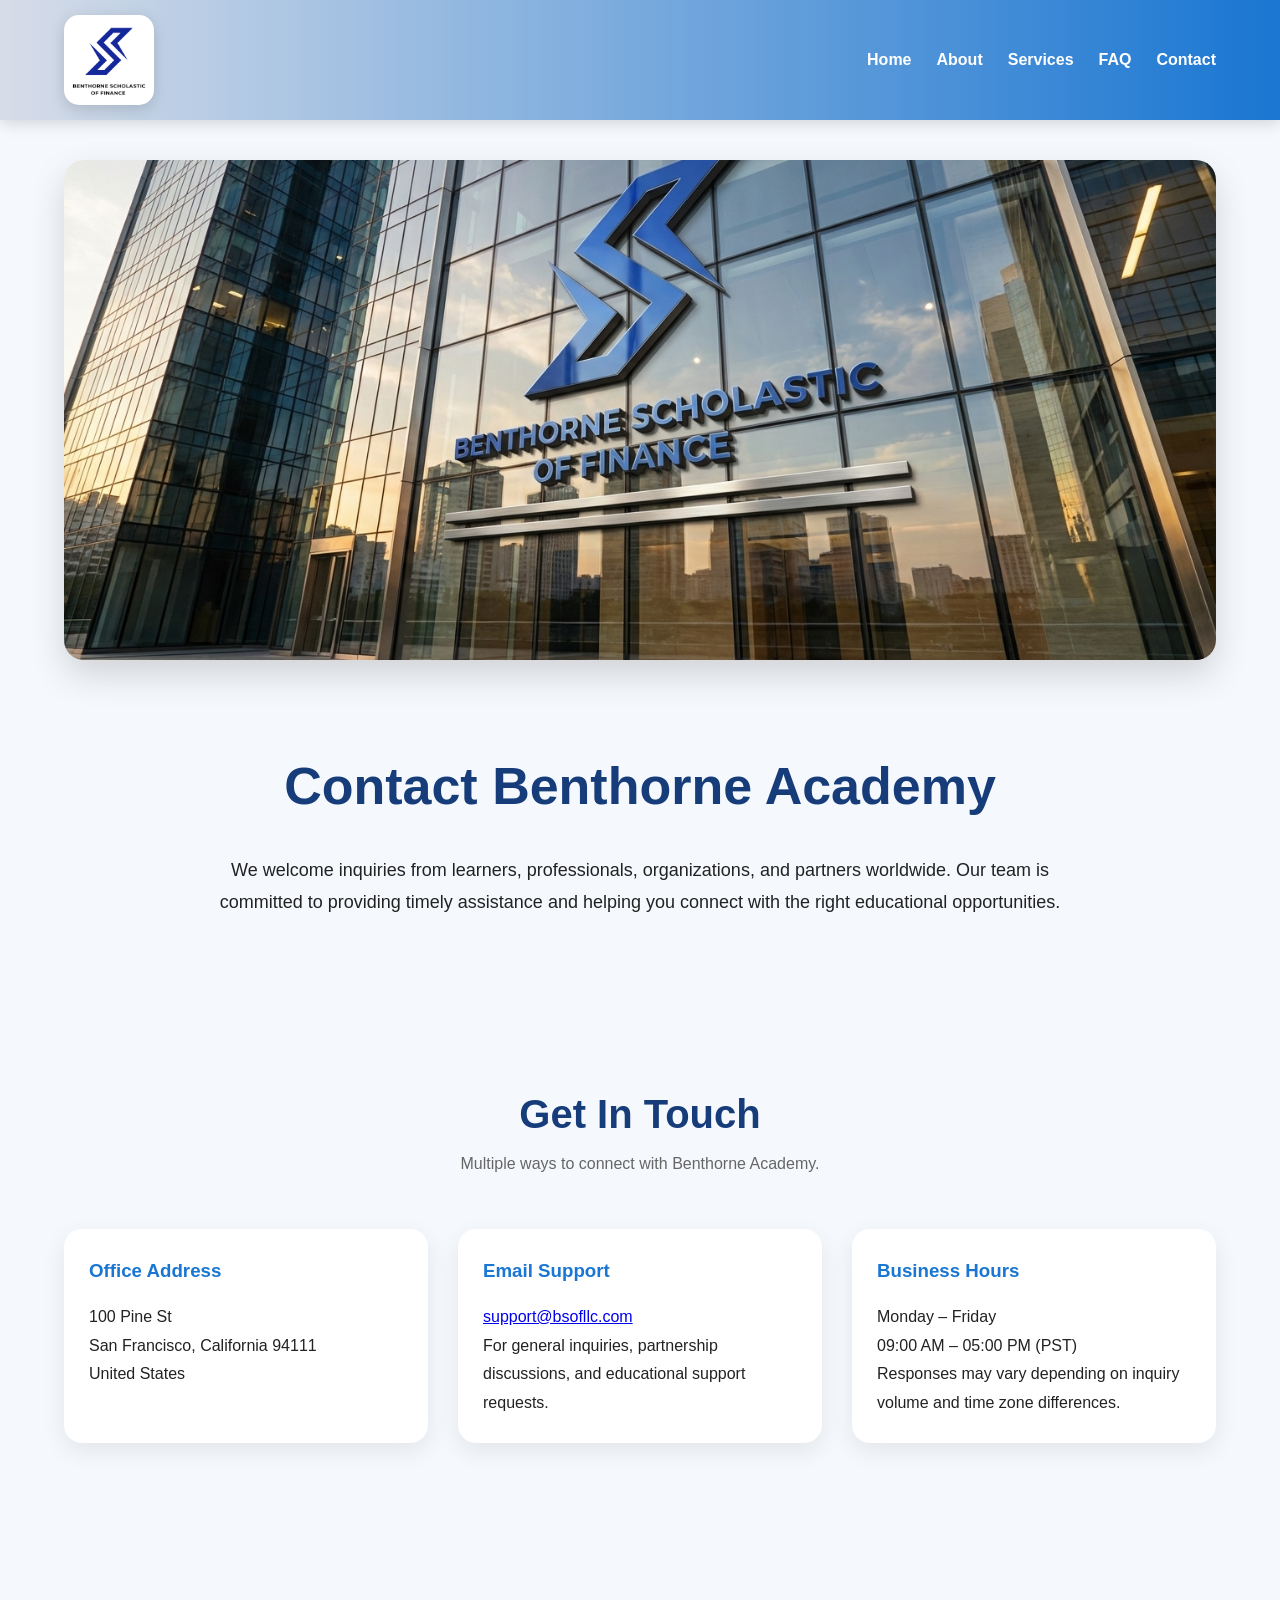
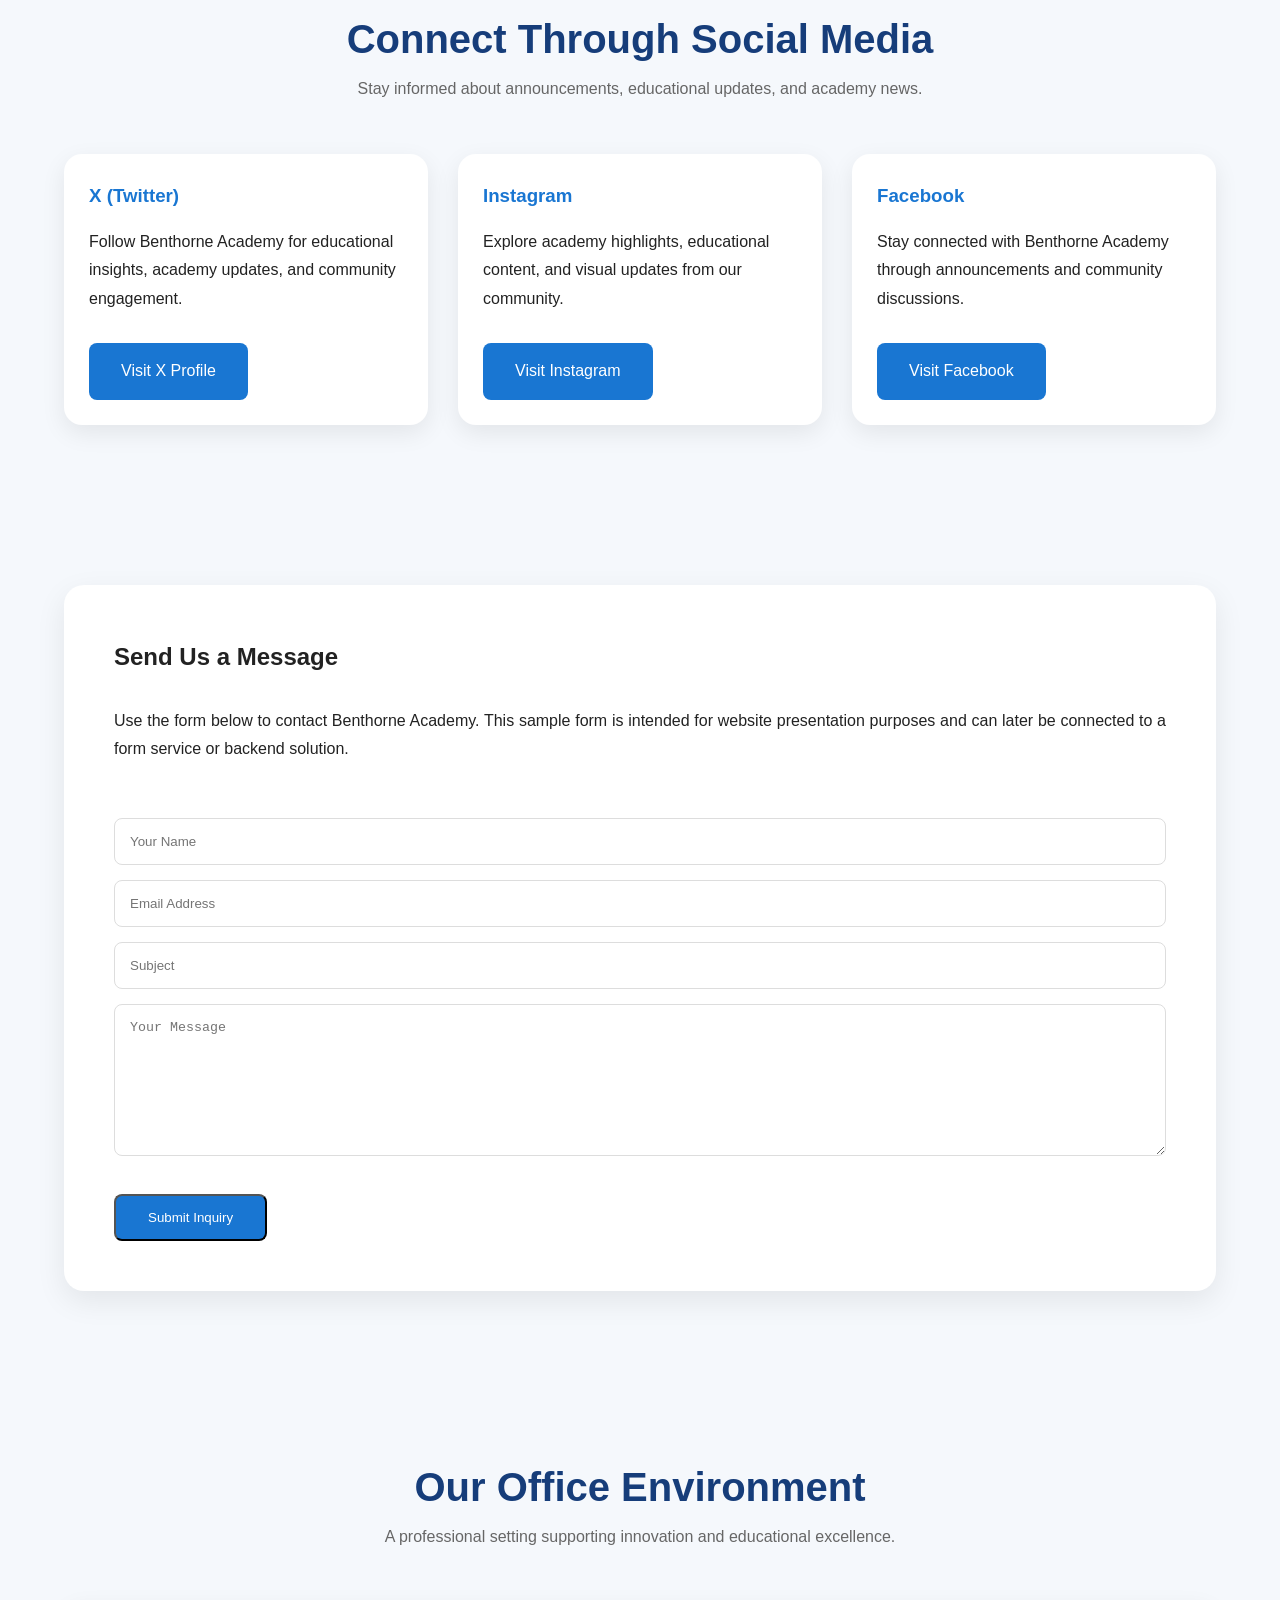
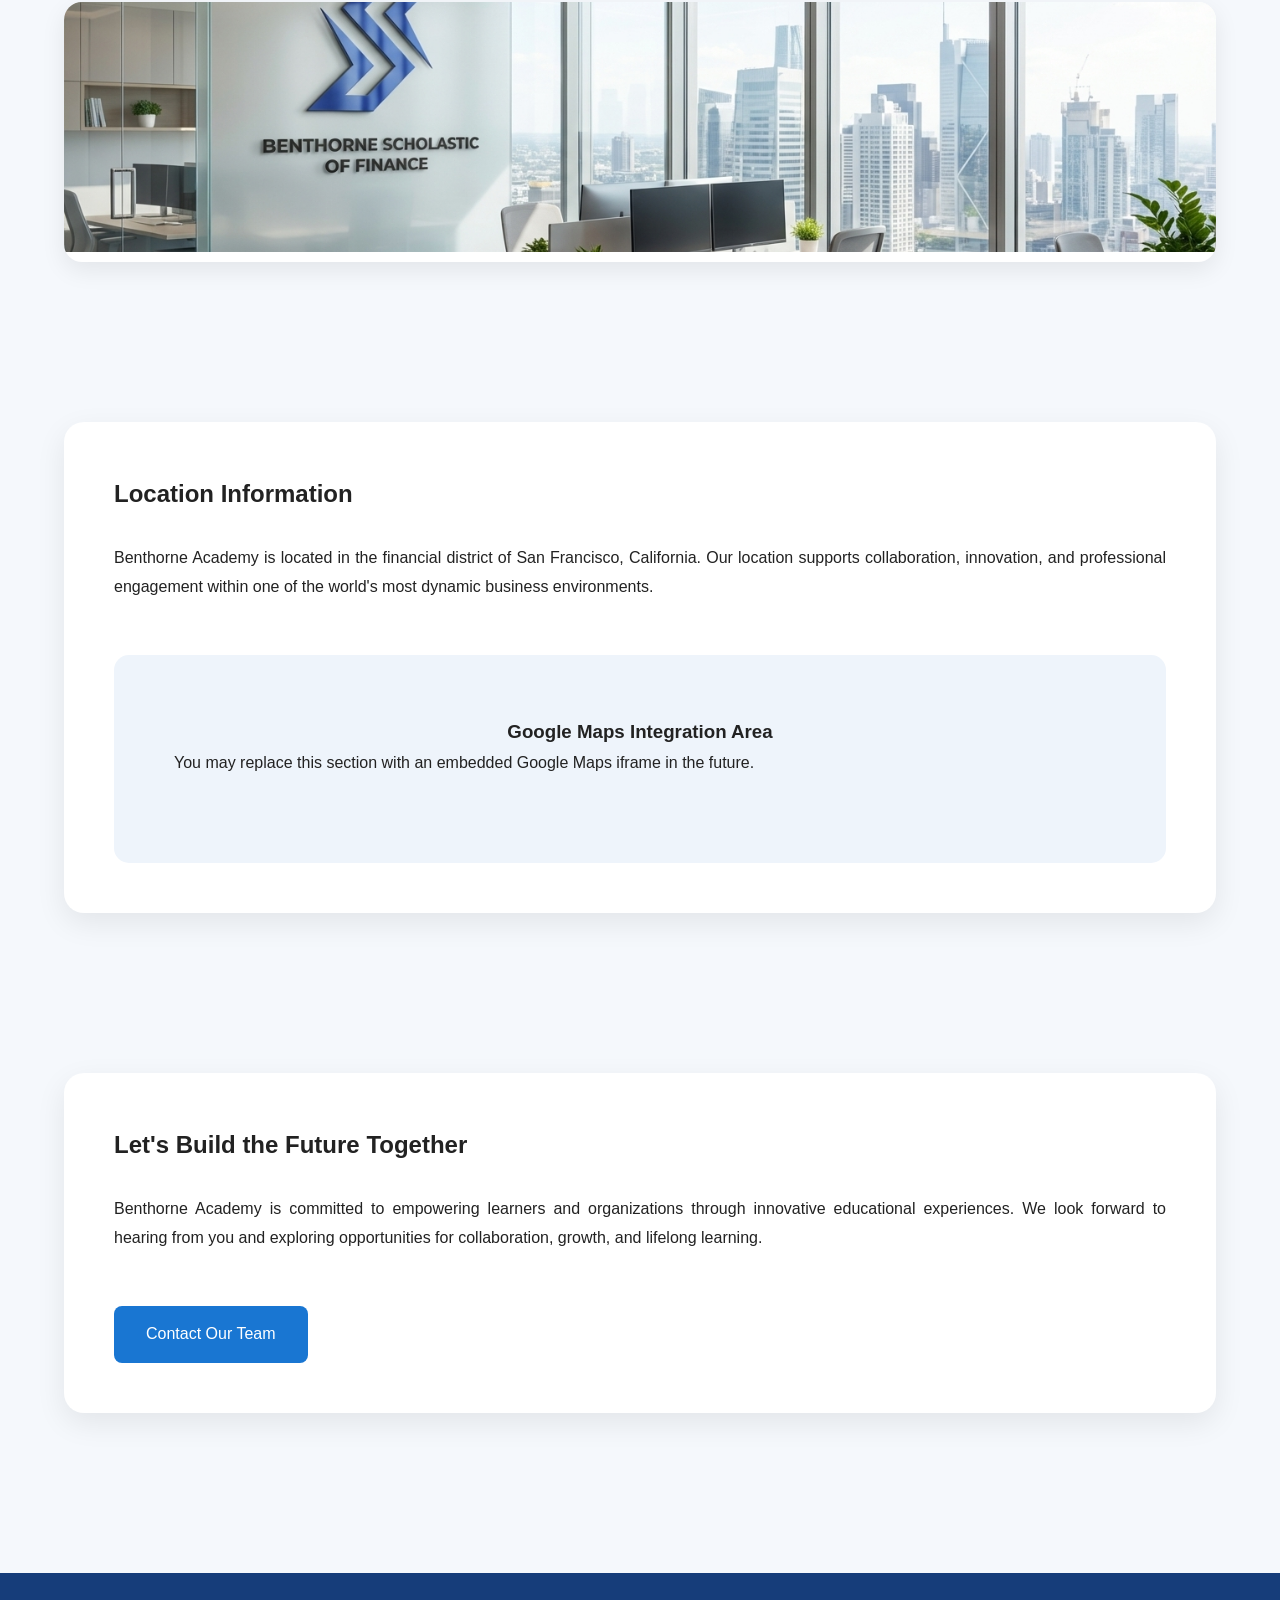
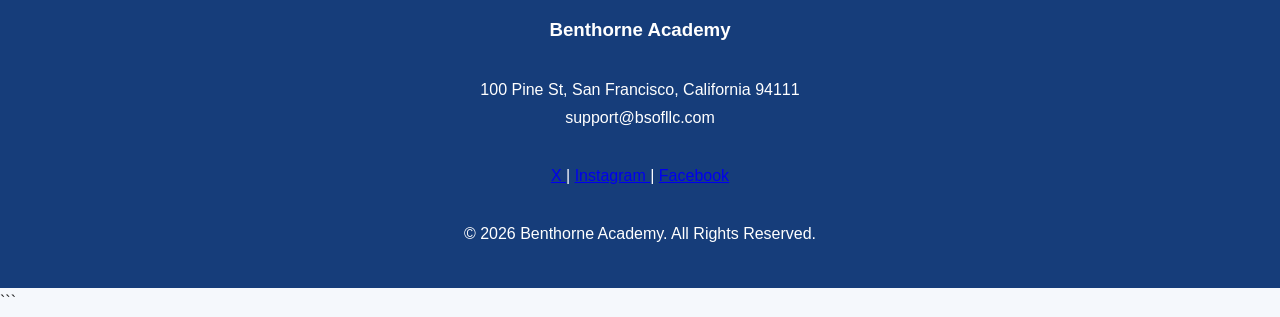
<file: contact.html>
<!DOCTYPE html>
<html lang="en">

<head>

<meta charset="UTF-8">
<meta name="viewport" content="width=device-width, initial-scale=1.0">

<title>Contact Us | Benthorne Academy</title>

<meta name="description"
content="Contact Benthorne Academy. Reach our team through email, social media, or visit our office in San Francisco, California.">

<link rel="stylesheet" href="css/style.css">

</head>

<body>

<header>

<div class="container">

<div class="header-inner">

<div class="logo-box">
<img src="images/logo.png" alt="Benthorne Academy">
</div>

<nav>
<a href="index.html">Home</a>
<a href="about.html">About</a>
<a href="service.html">Services</a>
<a href="faq.html">FAQ</a>
<a href="contact.html">Contact</a>
</nav>

</div>

</div>

</header>



<!-- BANNER -->

<section class="container">

<div class="banner reveal">

<img src="images/contact-1.jpg"
alt="Contact Benthorne Academy">

</div>

</section>



<!-- HERO -->

<section class="hero reveal">

<div class="container">

<h1>
Contact Benthorne Academy
</h1>

<p>

We welcome inquiries from learners, professionals, organizations, and partners worldwide. Our team is committed to providing timely assistance and helping you connect with the right educational opportunities.

</p>

</div>

</section>



<!-- CONTACT INFORMATION -->

<section class="section reveal">

<div class="container">

<div class="section-title">

<h2>
Get In Touch
</h2>

<p>
Multiple ways to connect with Benthorne Academy.
</p>

</div>

<div class="grid">

<div class="card">

<div class="card-content">

<h3>
Office Address
</h3>

<p>

100 Pine St<br>
San Francisco, California 94111<br>
United States

</p>

</div>

</div>



<div class="card">

<div class="card-content">

<h3>
Email Support
</h3>

<p>

<a href="mailto:support@bsofllc.com">
support@bsofllc.com
</a>

</p>

<p>

For general inquiries, partnership discussions, and educational support requests.

</p>

</div>

</div>



<div class="card">

<div class="card-content">

<h3>
Business Hours
</h3>

<p>

Monday – Friday<br>
09:00 AM – 05:00 PM (PST)

</p>

<p>

Responses may vary depending on inquiry volume and time zone differences.

</p>

</div>

</div>

</div>

</div>

</section>



<!-- SOCIAL MEDIA -->

<section class="section reveal">

<div class="container">

<div class="section-title">

<h2>
Connect Through Social Media
</h2>

<p>
Stay informed about announcements, educational updates, and academy news.
</p>

</div>

<div class="grid">

<div class="card">

<div class="card-content">

<h3>
X (Twitter)
</h3>

<p>

Follow Benthorne Academy for educational insights, academy updates, and community engagement.

</p>

<br>

<a href="https://x.com/BenthorneNEWS"
target="_blank"
class="btn">

Visit X Profile

</a>

</div>

</div>



<div class="card">

<div class="card-content">

<h3>
Instagram
</h3>

<p>

Explore academy highlights, educational content, and visual updates from our community.

</p>

<br>

<a href="https://www.instagram.com/benthorneacademy/"
target="_blank"
class="btn">

Visit Instagram

</a>

</div>

</div>



<div class="card">

<div class="card-content">

<h3>
Facebook
</h3>

<p>

Stay connected with Benthorne Academy through announcements and community discussions.

</p>

<br>

<a href="https://www.facebook.com/profile.php?id=61589643623777"
target="_blank"
class="btn">

Visit Facebook

</a>

</div>

</div>

</div>

</div>

</section>



<!-- CONTACT FORM -->

<section class="section reveal">

<div class="container">

<div class="content-box">

<h2>
Send Us a Message
</h2>

<br>

<p>

Use the form below to contact Benthorne Academy. This sample form is intended for website presentation purposes and can later be connected to a form service or backend solution.

</p>

<br>

<form>

<input type="text"
placeholder="Your Name"
style="width:100%;padding:15px;margin-bottom:15px;border:1px solid #ddd;border-radius:8px;">

<input type="email"
placeholder="Email Address"
style="width:100%;padding:15px;margin-bottom:15px;border:1px solid #ddd;border-radius:8px;">

<input type="text"
placeholder="Subject"
style="width:100%;padding:15px;margin-bottom:15px;border:1px solid #ddd;border-radius:8px;">

<textarea
placeholder="Your Message"
rows="8"
style="width:100%;padding:15px;border:1px solid #ddd;border-radius:8px;"></textarea>

<br><br>

<button type="submit" class="btn">
Submit Inquiry
</button>

</form>

</div>

</div>

</section>



<!-- OFFICE IMAGE -->

<section class="section reveal">

<div class="container">

<div class="section-title">

<h2>
Our Office Environment
</h2>

<p>
A professional setting supporting innovation and educational excellence.
</p>

</div>

<div class="card">

<img src="images/contact-2.jpg"
alt="Benthorne Academy Office">

</div>

</div>

</section>



<!-- MAP SECTION -->

<section class="section reveal">

<div class="container">

<div class="content-box">

<h2>
Location Information
</h2>

<br>

<p>

Benthorne Academy is located in the financial district of San Francisco, California. Our location supports collaboration, innovation, and professional engagement within one of the world's most dynamic business environments.

</p>

<br>

<div style="background:#eef4fb;
padding:60px;
text-align:center;
border-radius:15px;">

<h3>
Google Maps Integration Area
</h3>

<p>

You may replace this section with an embedded Google Maps iframe in the future.

</p>

</div>

</div>

</div>

</section>



<!-- CTA -->

<section class="section reveal">

<div class="container">

<div class="content-box">

<h2>
Let's Build the Future Together
</h2>

<br>

<p>

Benthorne Academy is committed to empowering learners and organizations through innovative educational experiences. We look forward to hearing from you and exploring opportunities for collaboration, growth, and lifelong learning.

</p>

<br>

<a href="mailto:support@bsofllc.com"
class="btn">

Contact Our Team

</a>

</div>

</div>

</section>



<footer>

<div class="container">

<h3>
Benthorne Academy
</h3>

<br>

<p>
100 Pine St, San Francisco, California 94111
</p>

<p>
support@bsofllc.com
</p>

<br>

<p>

<a href="https://x.com/BenthorneNEWS" target="_blank">
X
</a>

|

<a href="https://www.instagram.com/benthorneacademy/" target="_blank">
Instagram
</a>

|

<a href="https://www.facebook.com/profile.php?id=61589643623777" target="_blank">
Facebook
</a>

</p>

<br>

<p>
© 2026 Benthorne Academy. All Rights Reserved.
</p>

</div>

</footer>



<button id="topBtn">↑</button>



<script>

function reveal(){

var reveals=document.querySelectorAll(".reveal");

for(var i=0;i<reveals.length;i++){

var windowHeight=window.innerHeight;

var elementTop=reveals[i].getBoundingClientRect().top;

var elementVisible=100;

if(elementTop < windowHeight - elementVisible){

reveals[i].classList.add("active");

}

}

}

window.addEventListener("scroll",reveal);

reveal();

</script>



<script>

let topBtn=document.getElementById("topBtn");

window.onscroll=function(){

if(document.body.scrollTop>300 ||
document.documentElement.scrollTop>300){

topBtn.style.display="block";

}else{

topBtn.style.display="none";

}

};

topBtn.onclick=function(){

window.scrollTo({
top:0,
behavior:'smooth'
});

};

</script>

</body>
</html>
```
</file>
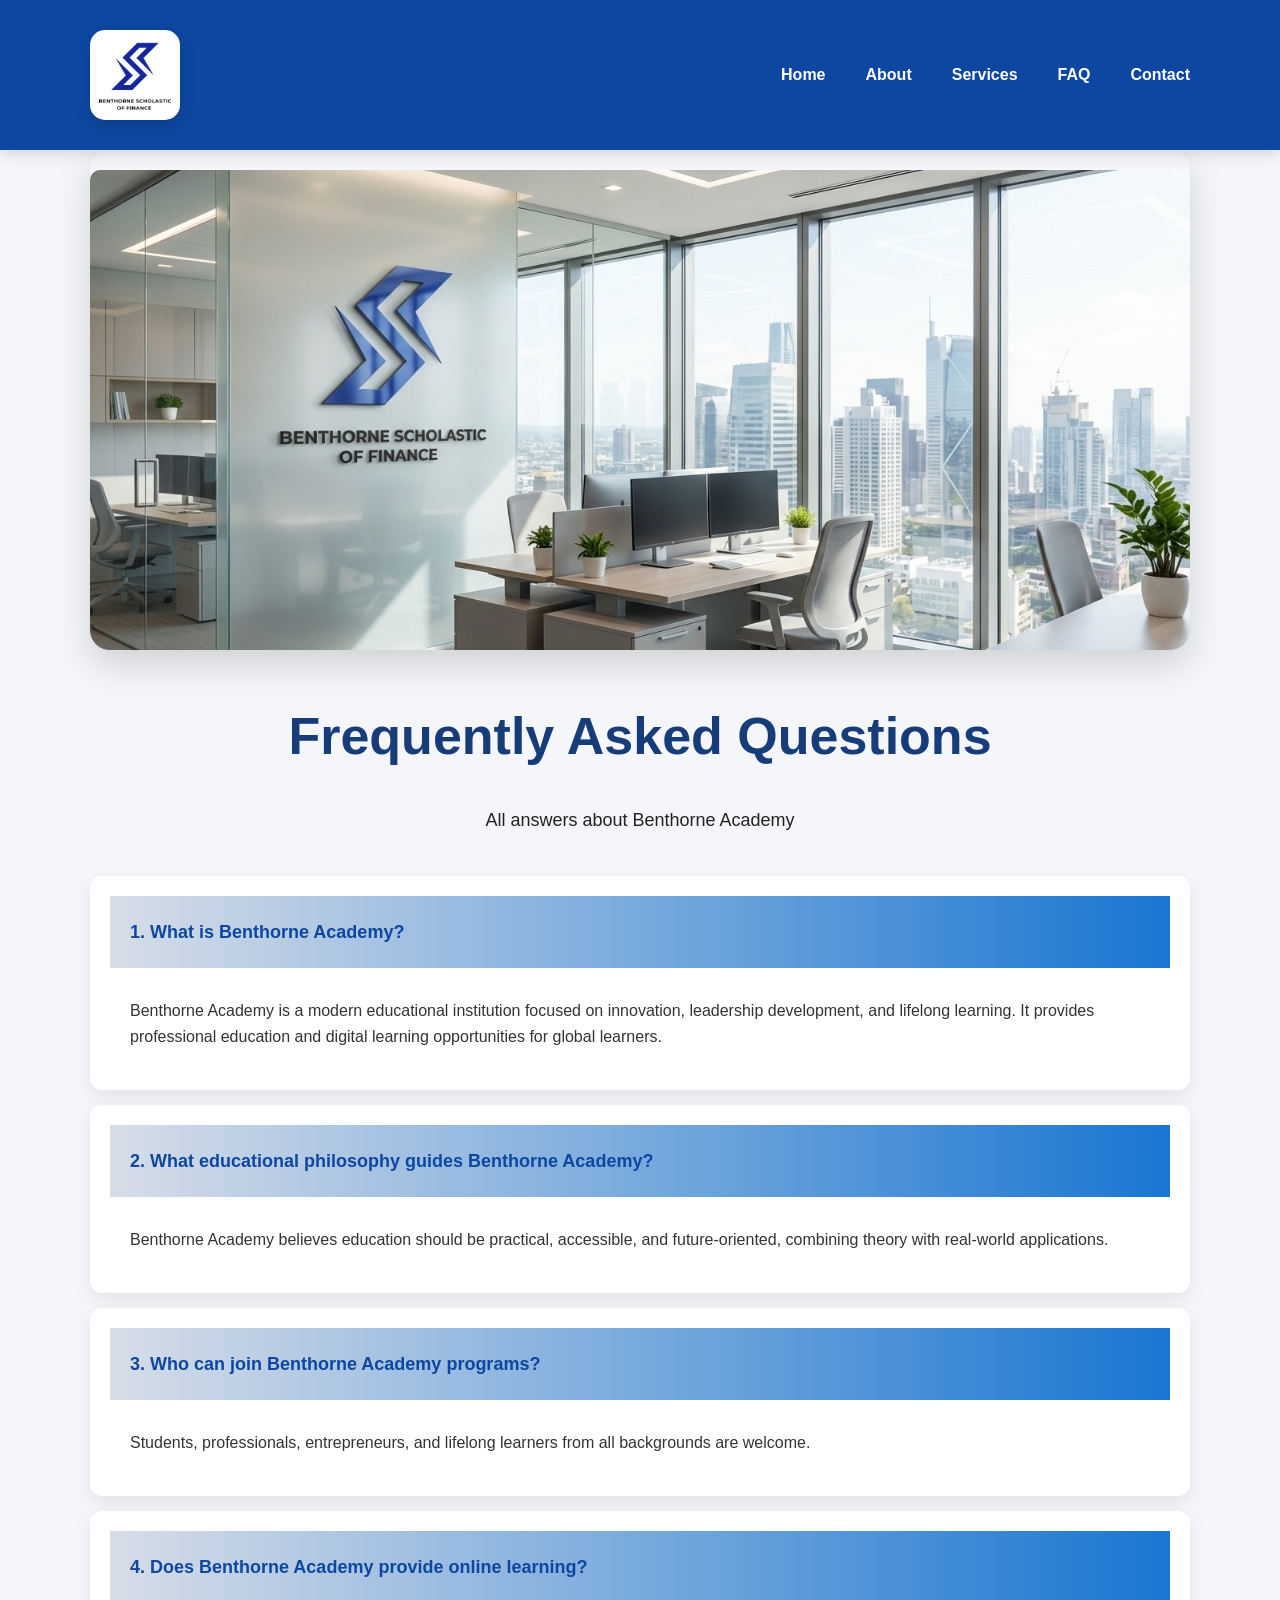
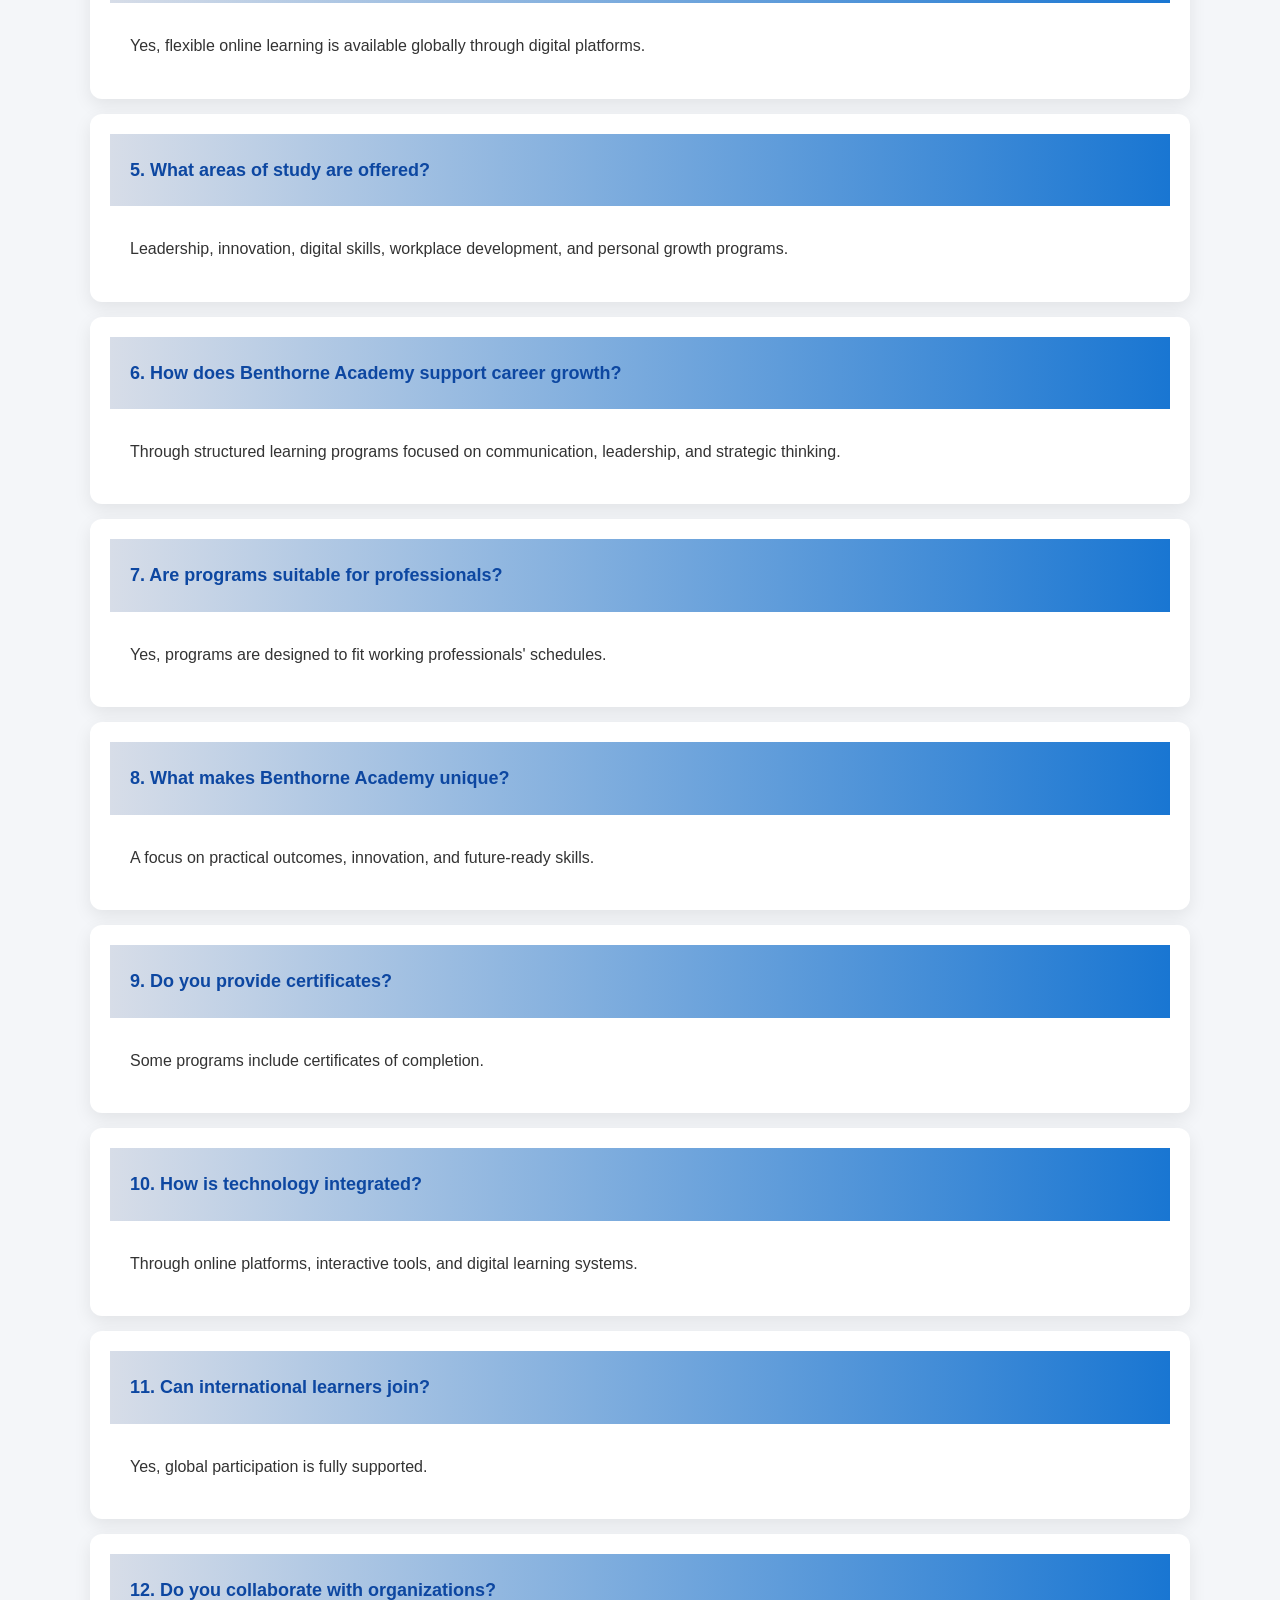
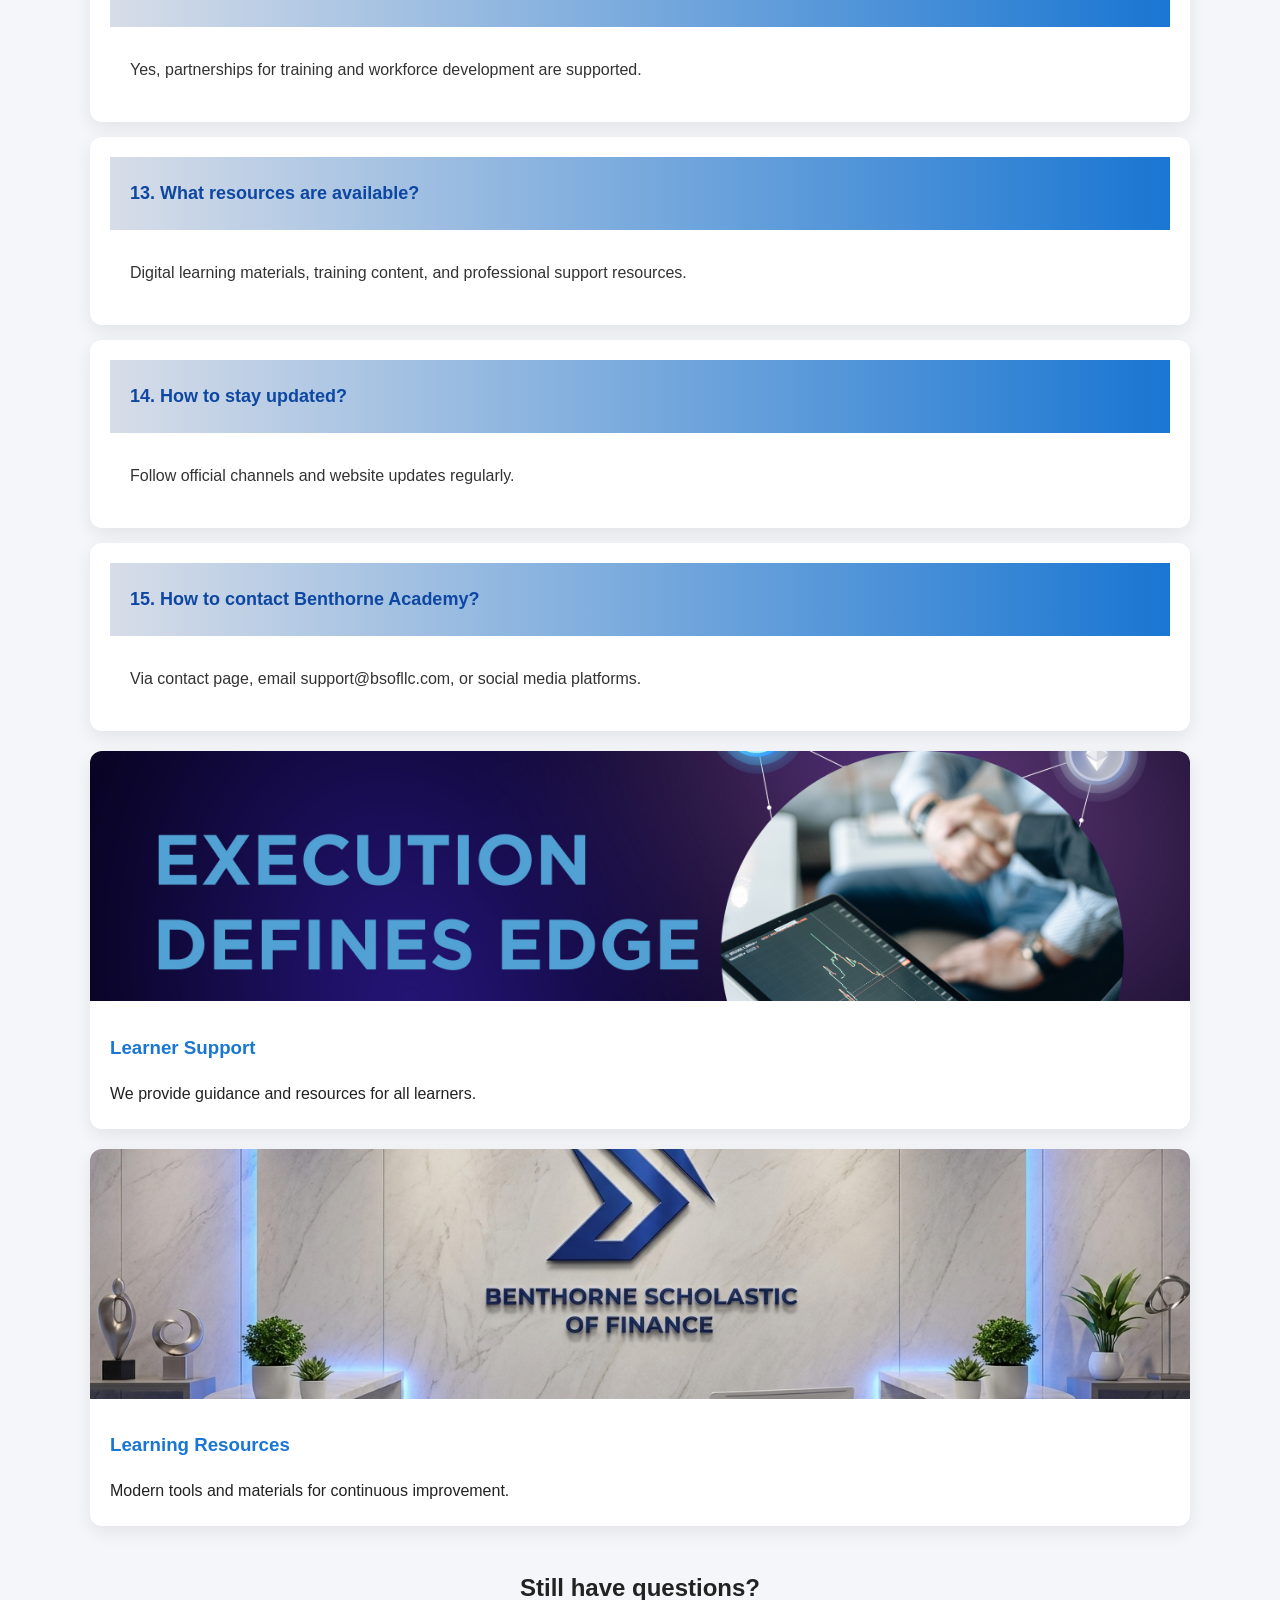
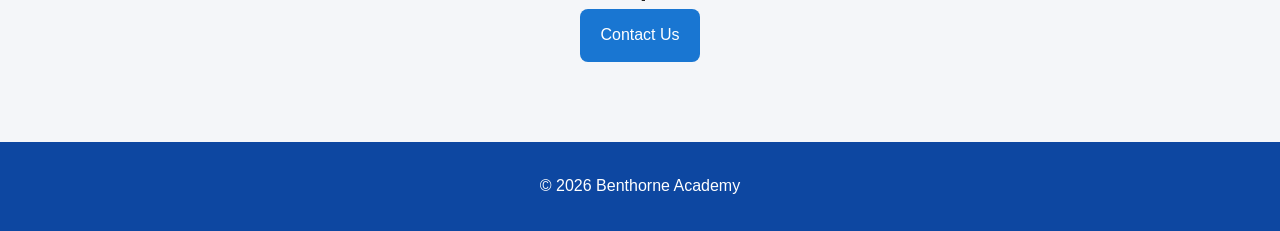
<file: faq.html>
<!DOCTYPE html>
<html lang="en">

<head>
<meta charset="UTF-8">
<meta name="viewport" content="width=device-width, initial-scale=1.0">

<title>FAQ | Benthorne Academy</title>

<link rel="stylesheet" href="css/style.css">

<style>

/* =========================
   BASE RESET
========================= */

body{
  margin:0;
  font-family:Arial,sans-serif;
  background:#f4f6f9;
}

/* 防止外部CSS影响显示（关键修复） */
section, div{
  opacity:1 !important;
  transform:none !important;
  visibility:visible !important;
}

/* =========================
   LAYOUT
========================= */

.container{
  width:90%;
  max-width:1100px;
  margin:auto;
}

/* =========================
   HEADER
========================= */

header{
  background:#0d47a1;
  color:#fff;
  padding:15px 0;
}

.header-inner{
  display:flex;
  justify-content:space-between;
  align-items:center;
}

nav a{
  color:#fff;
  margin-left:15px;
  text-decoration:none;
}

/* =========================
   BANNER
========================= */

.banner img{
  width:100%;
  border-radius:10px;
  margin-top:20px;
}

/* =========================
   HERO
========================= */

.hero{
  text-align:center;
  padding:40px 0;
}

/* =========================
   FAQ (STATIC DISPLAY ONLY)
========================= */

.faq-item{
  background:#fff;
  margin-bottom:15px;
  border-radius:12px;
  box-shadow:0 6px 18px rgba(0,0,0,0.08);
  padding:20px;
}

.faq-question{
  font-weight:700;
  color:#0d47a1;
  margin-bottom:10px;
  font-size:18px;
}

.faq-answer{
  color:#333;
  line-height:1.6;
}

/* =========================
   CARD
========================= */

.card{
  background:#fff;
  margin-top:20px;
  border-radius:12px;
  overflow:hidden;
  box-shadow:0 6px 18px rgba(0,0,0,0.08);
}

.card img{
  width:100%;
}

.card-content{
  padding:20px;
}

/* =========================
   BUTTON
========================= */

.btn{
  display:inline-block;
  padding:12px 20px;
  background:#1976d2;
  color:#fff;
  border-radius:8px;
  text-decoration:none;
}

/* =========================
   FOOTER
========================= */

footer{
  text-align:center;
  padding:30px;
  margin-top:40px;
  background:#0d47a1;
  color:#fff;
}

</style>

</head>

<body>

<header>
<div class="container header-inner">
  <div class="logo-box">
    <img src="images/logo.png" height="40">
  </div>

  <nav>
    <a href="index.html">Home</a>
    <a href="about.html">About</a>
    <a href="service.html">Services</a>
    <a href="faq.html">FAQ</a>
    <a href="contact.html">Contact</a>
  </nav>
</div>
</header>

<section class="container banner">
  <img src="images/faq-1.jpg" alt="FAQ Banner">
</section>

<section class="hero container">
  <h1>Frequently Asked Questions</h1>
  <p>All answers about Benthorne Academy</p>
</section>

<!-- =========================
     FAQ 15条（完全原样）
========================= -->

<section class="container">

<div class="faq-item">
<div class="faq-question">1. What is Benthorne Academy?</div>
<div class="faq-answer">
Benthorne Academy is a modern educational institution focused on innovation, leadership development, and lifelong learning. It provides professional education and digital learning opportunities for global learners.
</div>
</div>

<div class="faq-item">
<div class="faq-question">2. What educational philosophy guides Benthorne Academy?</div>
<div class="faq-answer">
Benthorne Academy believes education should be practical, accessible, and future-oriented, combining theory with real-world applications.
</div>
</div>

<div class="faq-item">
<div class="faq-question">3. Who can join Benthorne Academy programs?</div>
<div class="faq-answer">
Students, professionals, entrepreneurs, and lifelong learners from all backgrounds are welcome.
</div>
</div>

<div class="faq-item">
<div class="faq-question">4. Does Benthorne Academy provide online learning?</div>
<div class="faq-answer">
Yes, flexible online learning is available globally through digital platforms.
</div>
</div>

<div class="faq-item">
<div class="faq-question">5. What areas of study are offered?</div>
<div class="faq-answer">
Leadership, innovation, digital skills, workplace development, and personal growth programs.
</div>
</div>

<div class="faq-item">
<div class="faq-question">6. How does Benthorne Academy support career growth?</div>
<div class="faq-answer">
Through structured learning programs focused on communication, leadership, and strategic thinking.
</div>
</div>

<div class="faq-item">
<div class="faq-question">7. Are programs suitable for professionals?</div>
<div class="faq-answer">
Yes, programs are designed to fit working professionals' schedules.
</div>
</div>

<div class="faq-item">
<div class="faq-question">8. What makes Benthorne Academy unique?</div>
<div class="faq-answer">
A focus on practical outcomes, innovation, and future-ready skills.
</div>
</div>

<div class="faq-item">
<div class="faq-question">9. Do you provide certificates?</div>
<div class="faq-answer">
Some programs include certificates of completion.
</div>
</div>

<div class="faq-item">
<div class="faq-question">10. How is technology integrated?</div>
<div class="faq-answer">
Through online platforms, interactive tools, and digital learning systems.
</div>
</div>

<div class="faq-item">
<div class="faq-question">11. Can international learners join?</div>
<div class="faq-answer">
Yes, global participation is fully supported.
</div>
</div>

<div class="faq-item">
<div class="faq-question">12. Do you collaborate with organizations?</div>
<div class="faq-answer">
Yes, partnerships for training and workforce development are supported.
</div>
</div>

<div class="faq-item">
<div class="faq-question">13. What resources are available?</div>
<div class="faq-answer">
Digital learning materials, training content, and professional support resources.
</div>
</div>

<div class="faq-item">
<div class="faq-question">14. How to stay updated?</div>
<div class="faq-answer">
Follow official channels and website updates regularly.
</div>
</div>

<div class="faq-item">
<div class="faq-question">15. How to contact Benthorne Academy?</div>
<div class="faq-answer">
Via contact page, email support@bsofllc.com, or social media platforms.
</div>
</div>

</section>

<!-- SUPPORT -->

<section class="container">

<div class="card">
<img src="images/faq-2.jpg">
<div class="card-content">
<h3>Learner Support</h3>
<p>We provide guidance and resources for all learners.</p>
</div>
</div>

<div class="card">
<img src="images/faq-3.jpg">
<div class="card-content">
<h3>Learning Resources</h3>
<p>Modern tools and materials for continuous improvement.</p>
</div>
</div>

</section>

<section class="container hero">
<h2>Still have questions?</h2>
<a class="btn" href="contact.html">Contact Us</a>
</section>

<footer>
<p>© 2026 Benthorne Academy</p>
</footer>

</body>
</html>
</file>
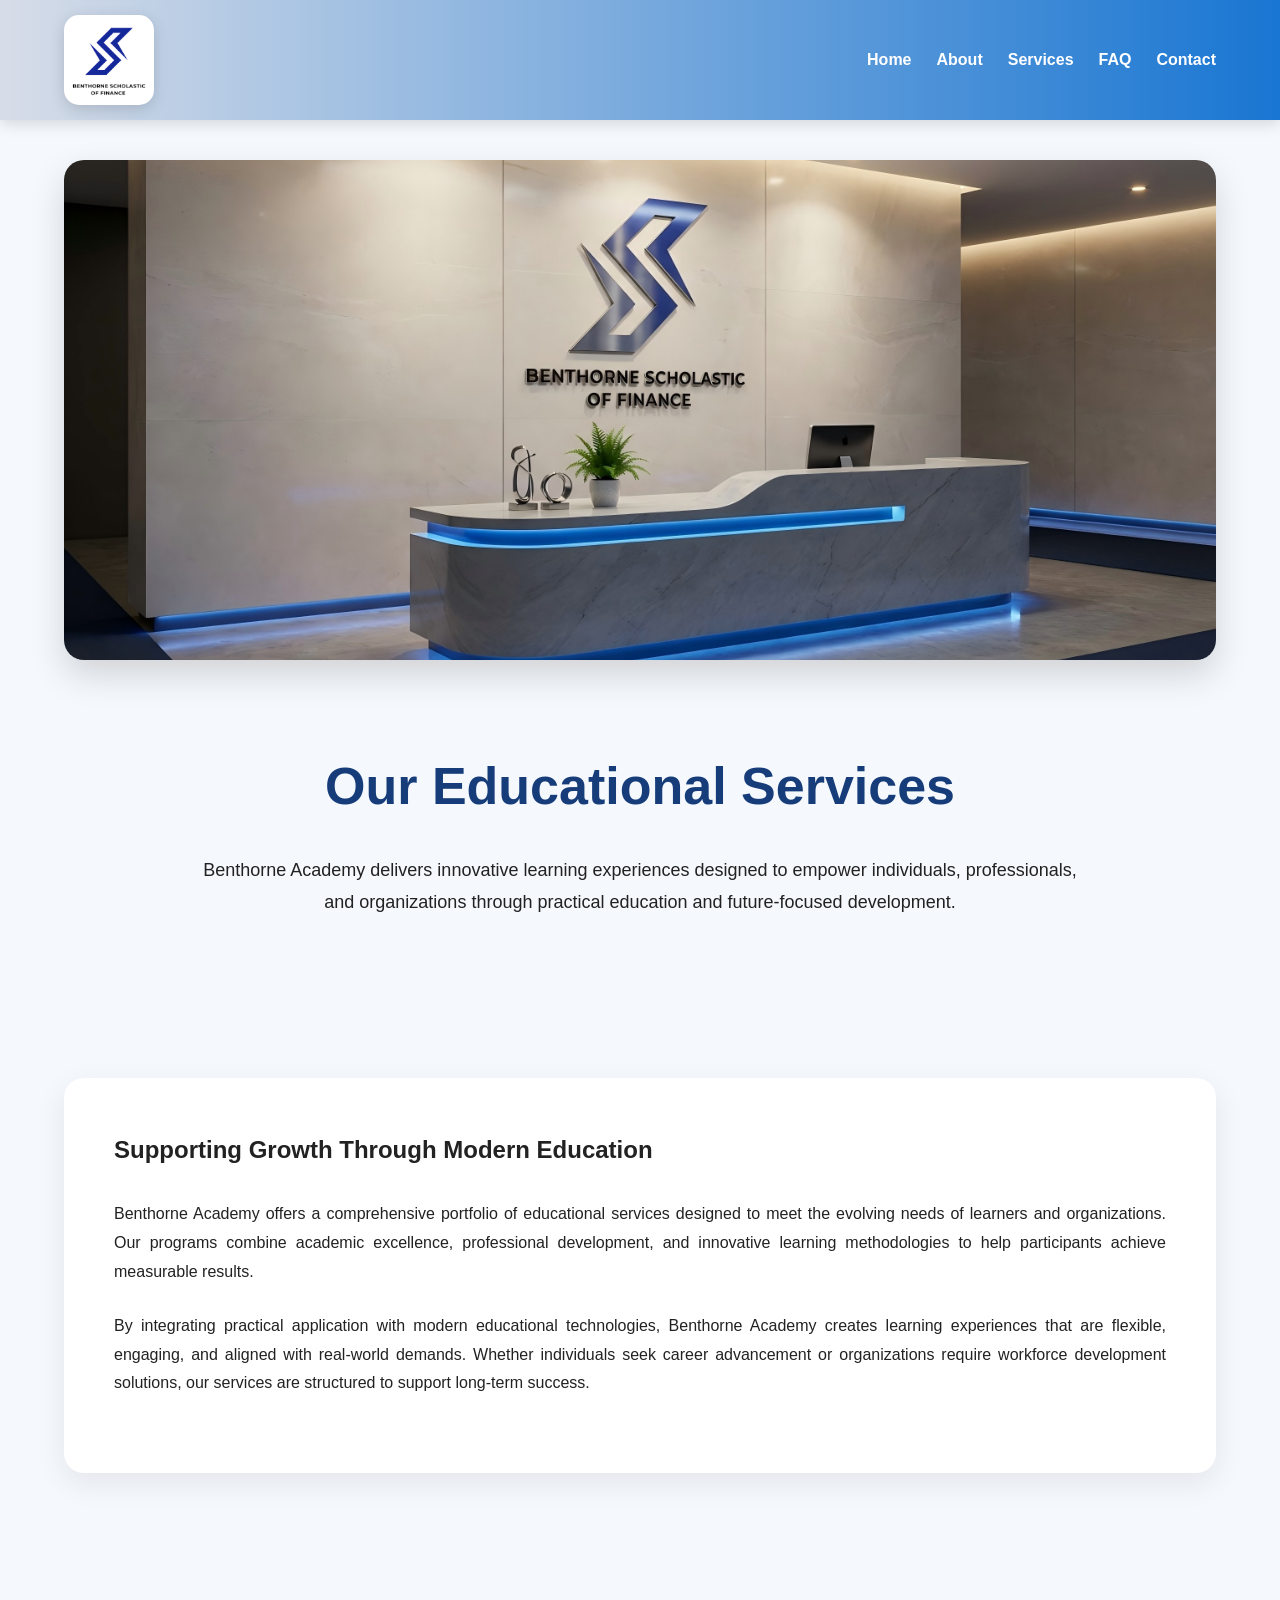
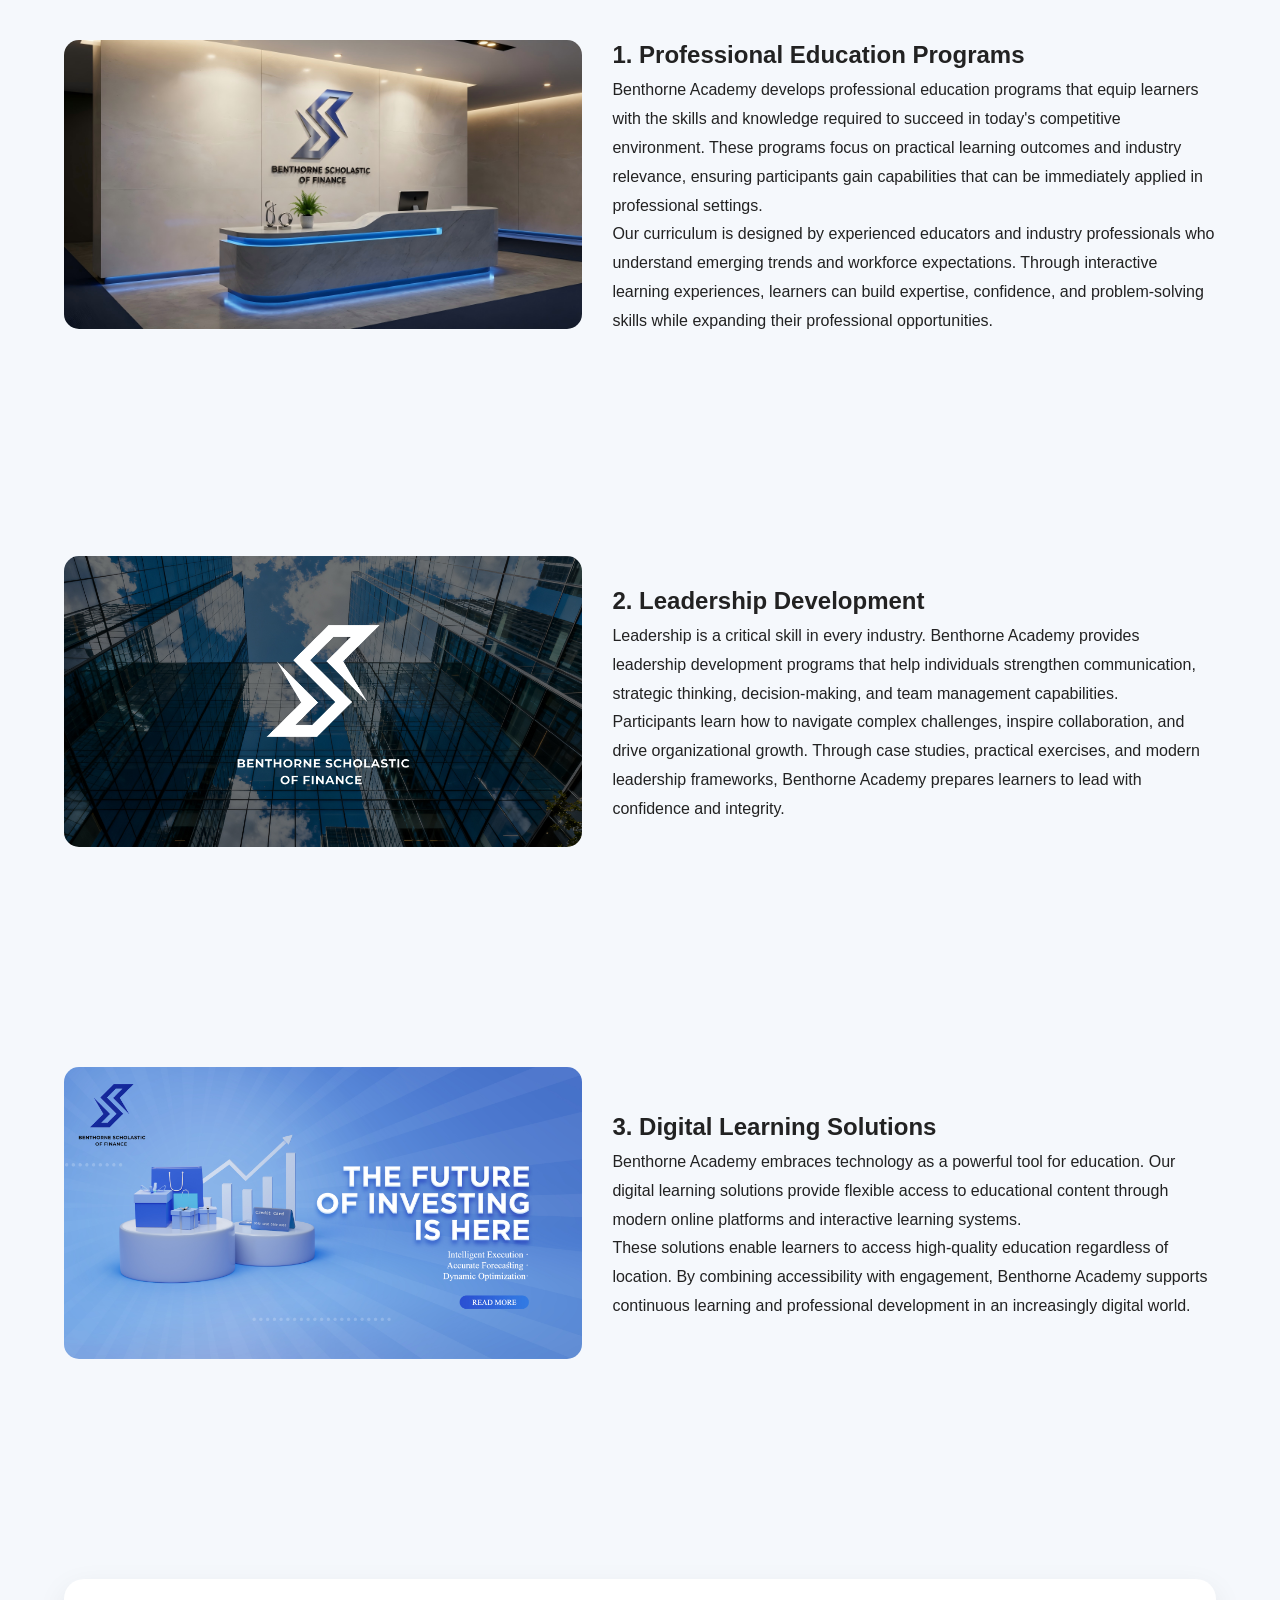
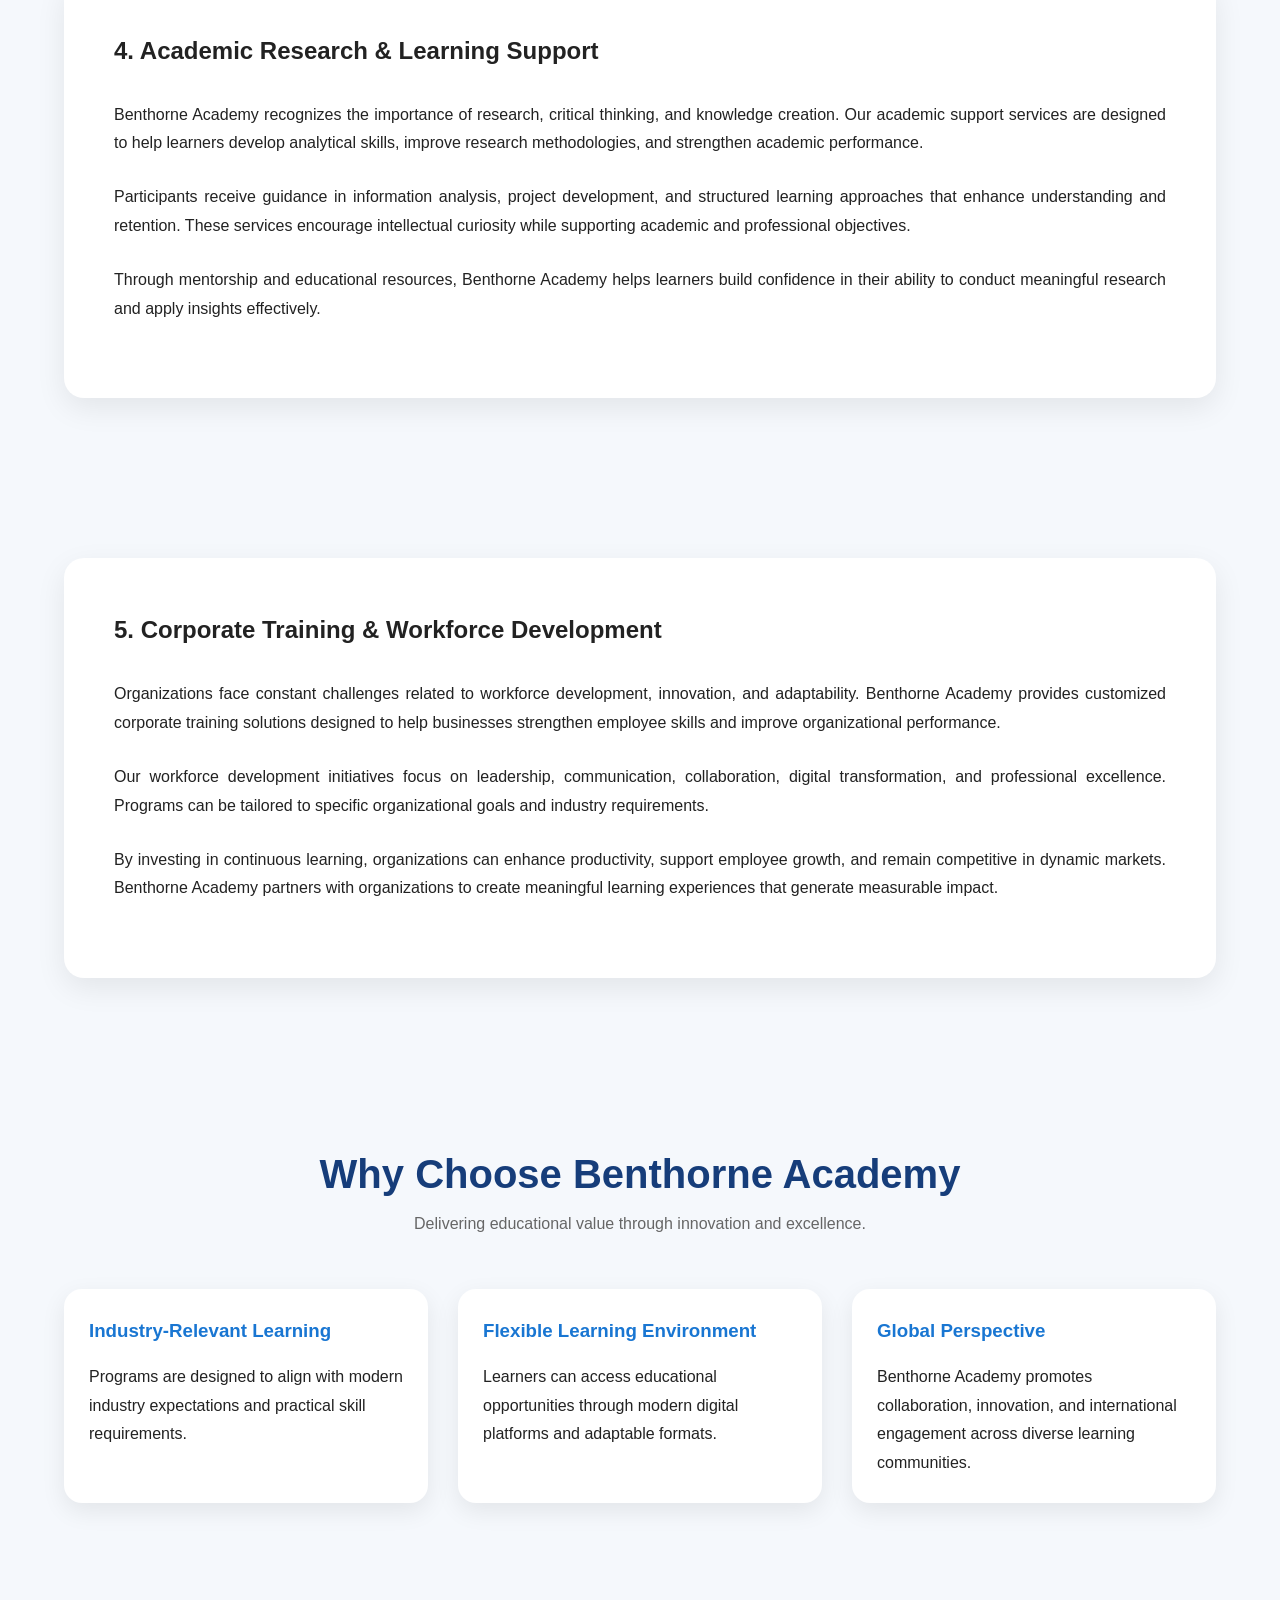
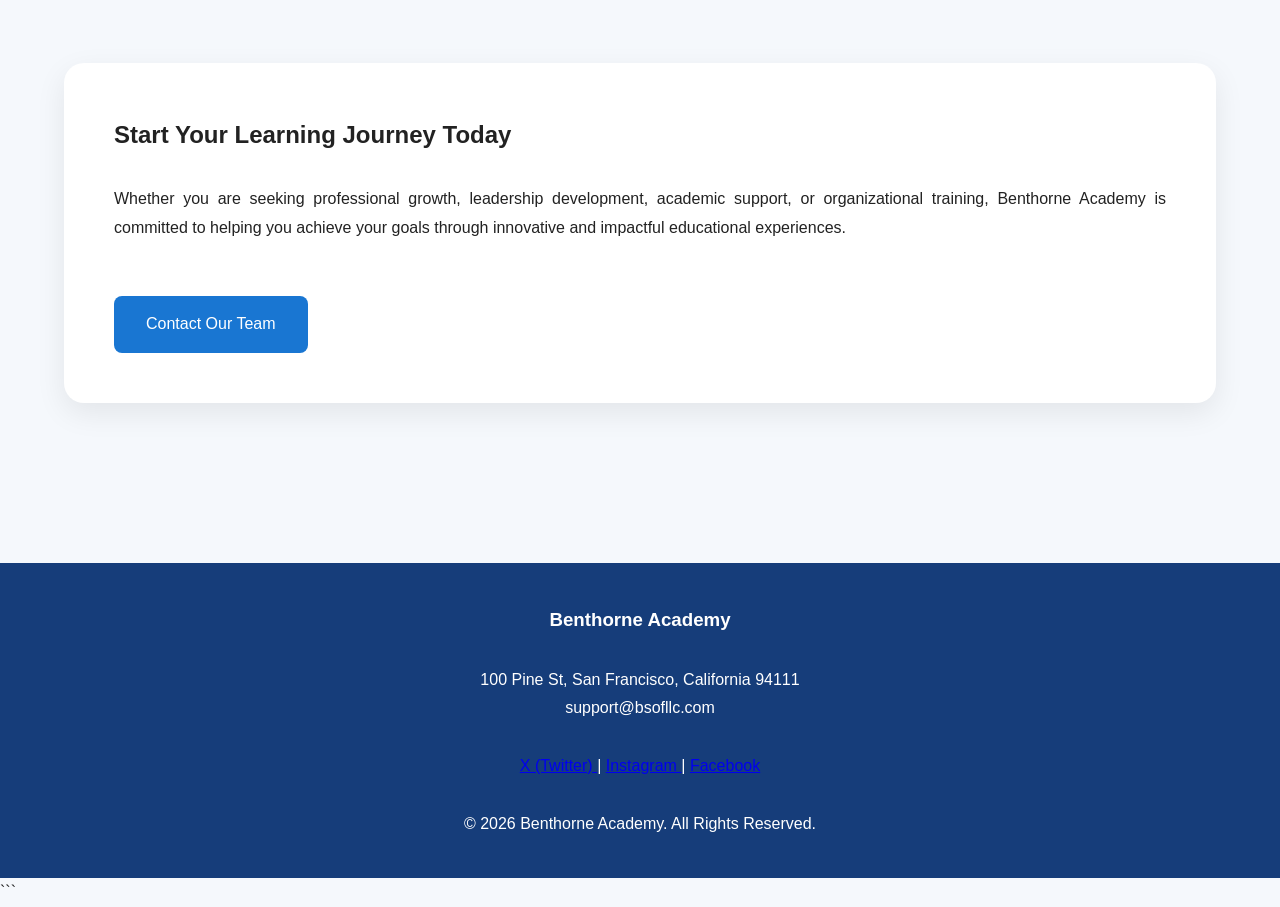
<file: service.html>
<!DOCTYPE html>
<html lang="en">

<head>

<meta charset="UTF-8">
<meta name="viewport" content="width=device-width, initial-scale=1.0">

<title>Services | Benthorne Academy</title>

<meta name="description"
content="Explore the educational services offered by Benthorne Academy, including leadership development, professional training, digital learning solutions, academic support, and innovation-focused programs.">

<link rel="stylesheet" href="css/style.css">

</head>

<body>

<header>

<div class="container">

<div class="header-inner">

<div class="logo-box">
<img src="images/logo.png" alt="Benthorne Academy">
</div>

<nav>
<a href="index.html">Home</a>
<a href="about.html">About</a>
<a href="service.html">Services</a>
<a href="faq.html">FAQ</a>
<a href="contact.html">Contact</a>
</nav>

</div>

</div>

</header>



<!-- BANNER -->

<section class="container">

<div class="banner reveal">

<img src="images/service-1.jpg"
alt="Benthorne Academy Services">

</div>

</section>



<!-- HERO -->

<section class="hero reveal">

<div class="container">

<h1>
Our Educational Services
</h1>

<p>

Benthorne Academy delivers innovative learning experiences designed to empower individuals, professionals, and organizations through practical education and future-focused development.

</p>

</div>

</section>



<!-- INTRO -->

<section class="section reveal">

<div class="container">

<div class="content-box">

<h2>
Supporting Growth Through Modern Education
</h2>

<br>

<p>

Benthorne Academy offers a comprehensive portfolio of educational services designed to meet the evolving needs of learners and organizations. Our programs combine academic excellence, professional development, and innovative learning methodologies to help participants achieve measurable results.

</p>

<p>

By integrating practical application with modern educational technologies, Benthorne Academy creates learning experiences that are flexible, engaging, and aligned with real-world demands. Whether individuals seek career advancement or organizations require workforce development solutions, our services are structured to support long-term success.

</p>

</div>

</div>

</section>



<!-- SERVICE 1 -->

<section class="section reveal">

<div class="container">

<div class="service-item">

<img src="images/service-1.jpg"
alt="Professional Education Programs">

<div class="service-text">

<h2>
1. Professional Education Programs
</h2>

<p>

Benthorne Academy develops professional education programs that equip learners with the skills and knowledge required to succeed in today's competitive environment. These programs focus on practical learning outcomes and industry relevance, ensuring participants gain capabilities that can be immediately applied in professional settings.

</p>

<p>

Our curriculum is designed by experienced educators and industry professionals who understand emerging trends and workforce expectations. Through interactive learning experiences, learners can build expertise, confidence, and problem-solving skills while expanding their professional opportunities.

</p>

</div>

</div>

</div>

</section>



<!-- SERVICE 2 -->

<section class="section reveal">

<div class="container">

<div class="service-item">

<img src="images/service-2.jpg"
alt="Leadership Development">

<div class="service-text">

<h2>
2. Leadership Development
</h2>

<p>

Leadership is a critical skill in every industry. Benthorne Academy provides leadership development programs that help individuals strengthen communication, strategic thinking, decision-making, and team management capabilities.

</p>

<p>

Participants learn how to navigate complex challenges, inspire collaboration, and drive organizational growth. Through case studies, practical exercises, and modern leadership frameworks, Benthorne Academy prepares learners to lead with confidence and integrity.

</p>

</div>

</div>

</div>

</section>



<!-- SERVICE 3 -->

<section class="section reveal">

<div class="container">

<div class="service-item">

<img src="images/service-3.jpg"
alt="Digital Learning Solutions">

<div class="service-text">

<h2>
3. Digital Learning Solutions
</h2>

<p>

Benthorne Academy embraces technology as a powerful tool for education. Our digital learning solutions provide flexible access to educational content through modern online platforms and interactive learning systems.

</p>

<p>

These solutions enable learners to access high-quality education regardless of location. By combining accessibility with engagement, Benthorne Academy supports continuous learning and professional development in an increasingly digital world.

</p>

</div>

</div>

</div>

</section>



<!-- SERVICE 4 -->

<section class="section reveal">

<div class="container">

<div class="content-box">

<h2>
4. Academic Research & Learning Support
</h2>

<br>

<p>

Benthorne Academy recognizes the importance of research, critical thinking, and knowledge creation. Our academic support services are designed to help learners develop analytical skills, improve research methodologies, and strengthen academic performance.

</p>

<p>

Participants receive guidance in information analysis, project development, and structured learning approaches that enhance understanding and retention. These services encourage intellectual curiosity while supporting academic and professional objectives.

</p>

<p>

Through mentorship and educational resources, Benthorne Academy helps learners build confidence in their ability to conduct meaningful research and apply insights effectively.

</p>

</div>

</div>

</section>



<!-- SERVICE 5 -->

<section class="section reveal">

<div class="container">

<div class="content-box">

<h2>
5. Corporate Training & Workforce Development
</h2>

<br>

<p>

Organizations face constant challenges related to workforce development, innovation, and adaptability. Benthorne Academy provides customized corporate training solutions designed to help businesses strengthen employee skills and improve organizational performance.

</p>

<p>

Our workforce development initiatives focus on leadership, communication, collaboration, digital transformation, and professional excellence. Programs can be tailored to specific organizational goals and industry requirements.

</p>

<p>

By investing in continuous learning, organizations can enhance productivity, support employee growth, and remain competitive in dynamic markets. Benthorne Academy partners with organizations to create meaningful learning experiences that generate measurable impact.

</p>

</div>

</div>

</section>



<!-- WHY CHOOSE US -->

<section class="section reveal">

<div class="container">

<div class="section-title">

<h2>
Why Choose Benthorne Academy
</h2>

<p>
Delivering educational value through innovation and excellence.
</p>

</div>

<div class="grid">

<div class="card">

<div class="card-content">

<h3>
Industry-Relevant Learning
</h3>

<p>

Programs are designed to align with modern industry expectations and practical skill requirements.

</p>

</div>

</div>

<div class="card">

<div class="card-content">

<h3>
Flexible Learning Environment
</h3>

<p>

Learners can access educational opportunities through modern digital platforms and adaptable formats.

</p>

</div>

</div>

<div class="card">

<div class="card-content">

<h3>
Global Perspective
</h3>

<p>

Benthorne Academy promotes collaboration, innovation, and international engagement across diverse learning communities.

</p>

</div>

</div>

</div>

</div>

</section>



<!-- CTA -->

<section class="section reveal">

<div class="container">

<div class="content-box">

<h2>
Start Your Learning Journey Today
</h2>

<br>

<p>

Whether you are seeking professional growth, leadership development, academic support, or organizational training, Benthorne Academy is committed to helping you achieve your goals through innovative and impactful educational experiences.

</p>

<br>

<a href="contact.html" class="btn">
Contact Our Team
</a>

</div>

</div>

</section>



<footer>

<div class="container">

<h3>Benthorne Academy</h3>

<br>

<p>
100 Pine St, San Francisco, California 94111
</p>

<p>
support@bsofllc.com
</p>

<br>

<p>

<a href="https://x.com/BenthorneNEWS" target="_blank">
X (Twitter)
</a>

|

<a href="https://www.instagram.com/benthorneacademy/" target="_blank">
Instagram
</a>

|

<a href="https://www.facebook.com/profile.php?id=61589643623777" target="_blank">
Facebook
</a>

</p>

<br>

<p>
© 2026 Benthorne Academy. All Rights Reserved.
</p>

</div>

</footer>



<button id="topBtn">↑</button>

<script>
function reveal(){
var reveals=document.querySelectorAll(".reveal");
for(var i=0;i<reveals.length;i++){
var windowHeight=window.innerHeight;
var elementTop=reveals[i].getBoundingClientRect().top;
var elementVisible=100;
if(elementTop < windowHeight - elementVisible){
reveals[i].classList.add("active");
}
}
}
window.addEventListener("scroll",reveal);
reveal();
</script>

<script>
let topBtn=document.getElementById("topBtn");

window.onscroll=function(){
if(document.body.scrollTop>300 ||
document.documentElement.scrollTop>300){
topBtn.style.display="block";
}else{
topBtn.style.display="none";
}
};

topBtn.onclick=function(){
window.scrollTo({
top:0,
behavior:'smooth'
});
};
</script>

</body>
</html>
```
</file>
<file: css/style.css>
/* =====================================
   Benthorne Academy Official Website
   Premium Silver & Blue Theme
===================================== */

*{
    margin:0;
    padding:0;
    box-sizing:border-box;
}

html{
    scroll-behavior:smooth;
}

body{
    font-family:"Segoe UI",Tahoma,Geneva,Verdana,sans-serif;
    background:#f5f8fc;
    color:#222;
    line-height:1.8;
}

/* ==========================
   Container
========================== */

.container{
    width:90%;
    max-width:1200px;
    margin:auto;
}

/* ==========================
   Header
========================== */

header{
    position:sticky;
    top:0;
    z-index:999;
    background:linear-gradient(
        90deg,
        #d7dde8,
        #1976d2
    );
    backdrop-filter:blur(10px);
    box-shadow:0 3px 15px rgba(0,0,0,.15);
}

.header-inner{
    display:flex;
    justify-content:space-between;
    align-items:center;
    padding:15px 0;
}

/* ==========================
   Logo
========================== */

.logo-box{
    width:90px;
    height:90px;
    background:#fff;
    border-radius:15px;
    overflow:hidden;
    box-shadow:0 4px 15px rgba(0,0,0,.15);
}

.logo-box img{
    width:100%;
    height:100%;
    object-fit:contain;
}

/* ==========================
   Navigation
========================== */

nav{
    display:flex;
    gap:25px;
}

nav a{
    color:#fff;
    text-decoration:none;
    font-weight:600;
    transition:.3s;
    position:relative;
}

nav a::after{
    content:"";
    position:absolute;
    left:0;
    bottom:-5px;
    width:0;
    height:2px;
    background:#fff;
    transition:.3s;
}

nav a:hover::after{
    width:100%;
}

nav a:hover{
    opacity:.9;
}

/* ==========================
   Banner
========================== */

.banner{
    width:100%;
    height:500px;
    border-radius:20px;
    overflow:hidden;
    margin-top:40px;
    box-shadow:0 15px 35px rgba(0,0,0,.15);
}

.banner img{
    width:100%;
    height:100%;
    object-fit:cover;
    transition:transform 6s ease;
}

.banner:hover img{
    transform:scale(1.05);
}

/* ==========================
   Hero Section
========================== */

.hero{
    text-align:center;
    padding:80px 0;
}

.hero h1{
    font-size:52px;
    margin-bottom:20px;
    color:#163d7a;
}

.hero p{
    max-width:900px;
    margin:auto;
    font-size:18px;
}

/* ==========================
   Sections
========================== */

.section{
    padding:80px 0;
}

.section-title{
    text-align:center;
    margin-bottom:50px;
}

.section-title h2{
    font-size:40px;
    color:#163d7a;
}

.section-title p{
    color:#666;
}

/* ==========================
   Cards
========================== */

.grid{
    display:grid;
    grid-template-columns:
    repeat(auto-fit,minmax(300px,1fr));
    gap:30px;
}

.card{
    background:#fff;
    border-radius:18px;
    overflow:hidden;
    box-shadow:0 8px 25px rgba(0,0,0,.08);
    transition:.4s;
}

.card:hover{
    transform:translateY(-10px);
    box-shadow:0 20px 40px rgba(0,0,0,.12);
}

.card img{
    width:100%;
    height:250px;
    object-fit:cover;
}

.card-content{
    padding:25px;
}

.card h3{
    color:#1976d2;
    margin-bottom:15px;
}

/* ==========================
   Statistics
========================== */

.stats{
    background:#fff;
    border-radius:20px;
    padding:60px;
    box-shadow:0 10px 30px rgba(0,0,0,.08);
}

.stats-grid{
    display:grid;
    grid-template-columns:
    repeat(auto-fit,minmax(200px,1fr));
    text-align:center;
    gap:30px;
}

.stat-number{
    font-size:48px;
    font-weight:700;
    color:#1976d2;
}

.stat-label{
    color:#666;
}

/* ==========================
   About Content
========================== */

.content-box{
    background:#fff;
    padding:50px;
    border-radius:20px;
    box-shadow:0 10px 30px rgba(0,0,0,.08);
}

.content-box p{
    margin-bottom:25px;
    text-align:justify;
}

/* ==========================
   Service Blocks
========================== */

.service-item{
    display:flex;
    gap:30px;
    align-items:center;
    margin-bottom:60px;
}

.service-item img{
    width:45%;
    border-radius:15px;
}

.service-text{
    flex:1;
}

/* ==========================
   FAQ
========================== */

.faq-container{
    max-width:1000px;
    margin:auto;
}

.faq-item{
    background:#fff;
    margin-bottom:20px;
    border-radius:15px;
    overflow:hidden;
    box-shadow:0 5px 20px rgba(0,0,0,.08);
}

.faq-question{
    background:linear-gradient(
        90deg,
        #d7dde8,
        #1976d2
    );
    color:#fff;
    padding:20px;
    cursor:pointer;
    font-weight:600;
}

.faq-answer{
    display:none;
    padding:20px;
    background:#fff;
    line-height:1.8;
}

/* ==========================
   Contact
========================== */

.contact-box{
    background:#fff;
    padding:50px;
    border-radius:20px;
    box-shadow:0 10px 30px rgba(0,0,0,.08);
}

.contact-box p{
    margin-bottom:20px;
}

.contact-box a{
    color:#1976d2;
    text-decoration:none;
    font-weight:600;
}

.contact-box a:hover{
    text-decoration:underline;
}

/* ==========================
   Buttons
========================== */

.btn{
    display:inline-block;
    padding:14px 32px;
    background:#1976d2;
    color:#fff;
    text-decoration:none;
    border-radius:8px;
    transition:.3s;
}

.btn:hover{
    background:#0f5fb5;
    transform:translateY(-3px);
}

/* ==========================
   Footer
========================== */

footer{
    background:#163d7a;
    color:#fff;
    text-align:center;
    padding:40px 20px;
    margin-top:80px;
}

/* ==========================
   Back To Top
========================== */

#topBtn{
    position:fixed;
    right:25px;
    bottom:25px;
    width:50px;
    height:50px;
    border:none;
    border-radius:50%;
    background:#1976d2;
    color:#fff;
    cursor:pointer;
    display:none;
    font-size:20px;
    box-shadow:0 5px 20px rgba(0,0,0,.25);
}

/* ==========================
   Scroll Animation
========================== */

.reveal{
    opacity:0;
    transform:translateY(50px);
    transition:all 1s ease;
}

.reveal.active{
    opacity:1;
    transform:translateY(0);
}

/* ==========================
   Tables
========================== */

table{
    width:100%;
    border-collapse:collapse;
}

table th{
    background:#1976d2;
    color:white;
}

table th,
table td{
    padding:15px;
    border:1px solid #ddd;
}

/* ==========================
   Responsive
========================== */

@media(max-width:992px){

.service-item{
    flex-direction:column;
}

.service-item img{
    width:100%;
}

.banner{
    height:350px;
}

.hero h1{
    font-size:40px;
}

}

@media(max-width:768px){

.header-inner{
    flex-direction:column;
}

nav{
    flex-wrap:wrap;
    justify-content:center;
    margin-top:15px;
}

.banner{
    height:250px;
}

.hero h1{
    font-size:32px;
}

.section-title h2{
    font-size:30px;
}

.content-box,
.contact-box{
    padding:30px;
}

}

.faq-answer{
  display: block !important;
  opacity: 1 !important;
  visibility: visible !important;
  height: auto !important;
  max-height: none !important;
  overflow: visible !important;
}
section, div, p {
  opacity: 1 !important;
  visibility: visible !important;
}
</file>
